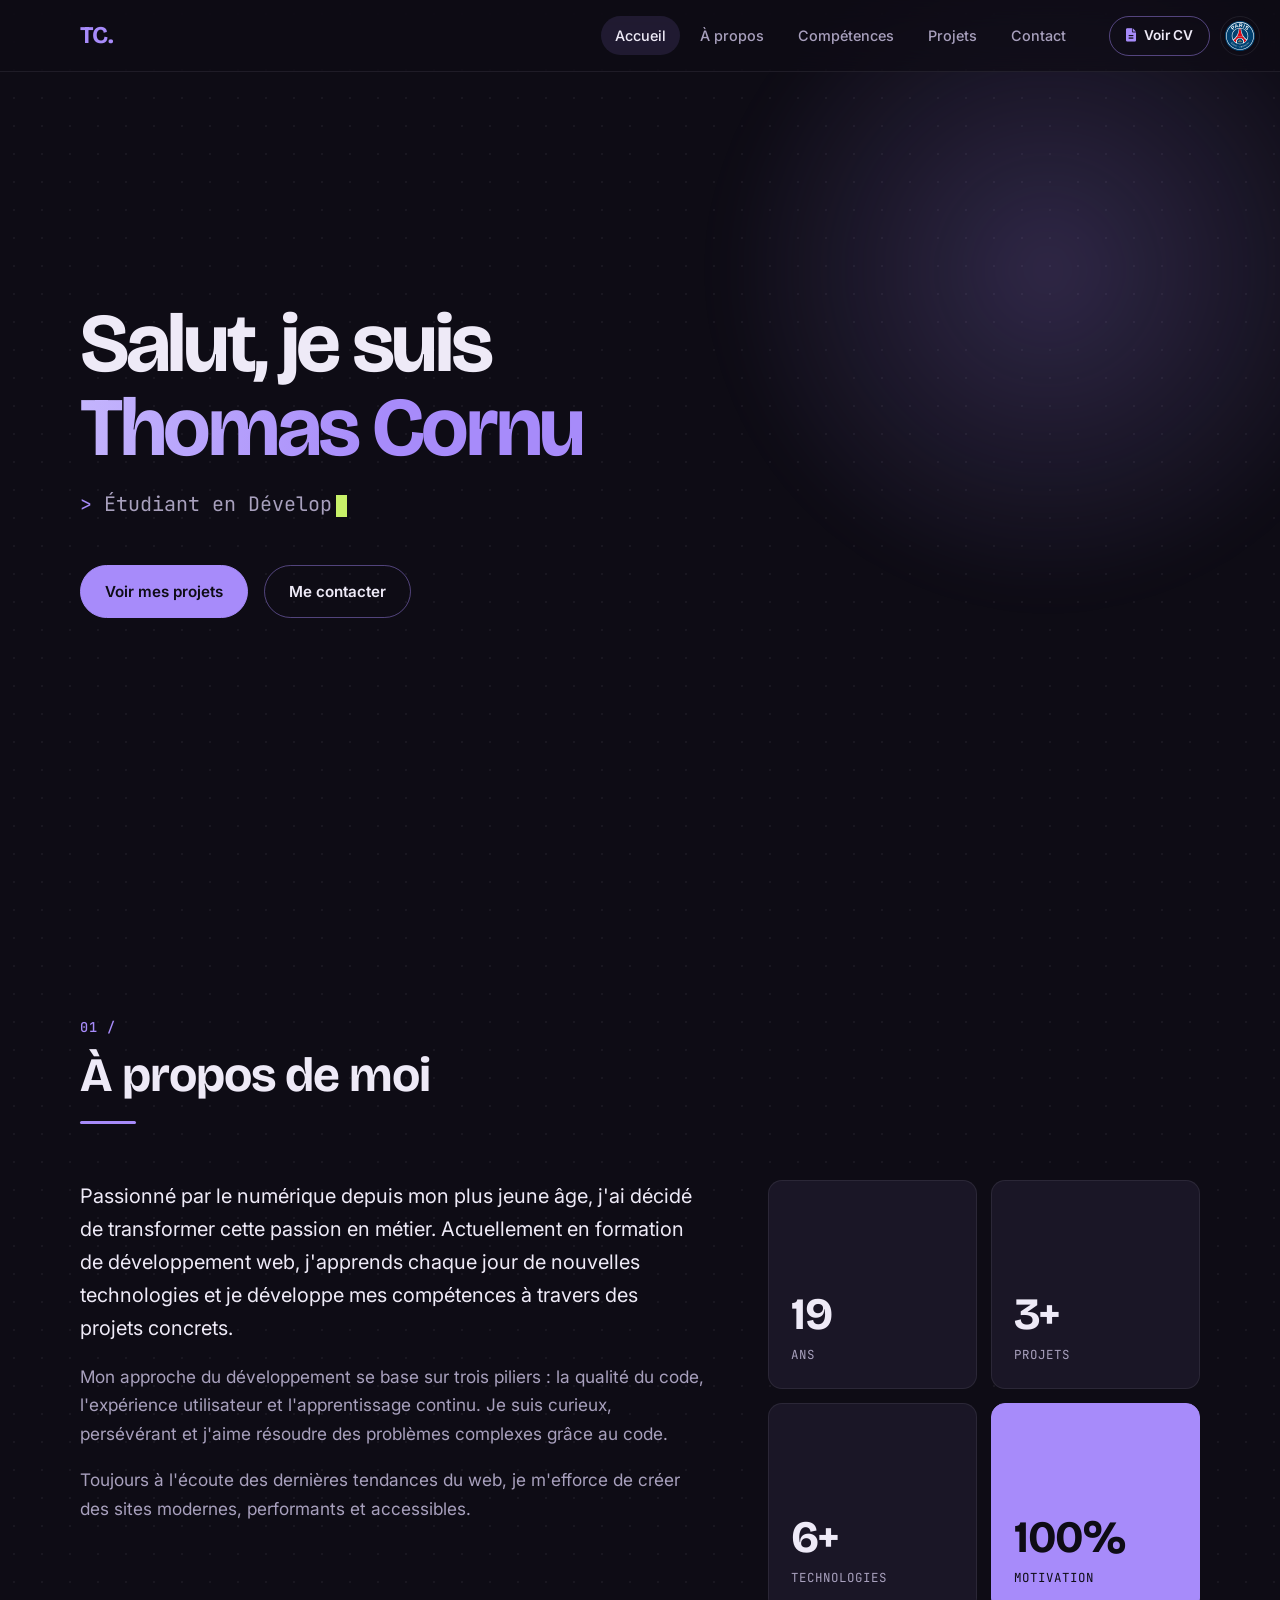
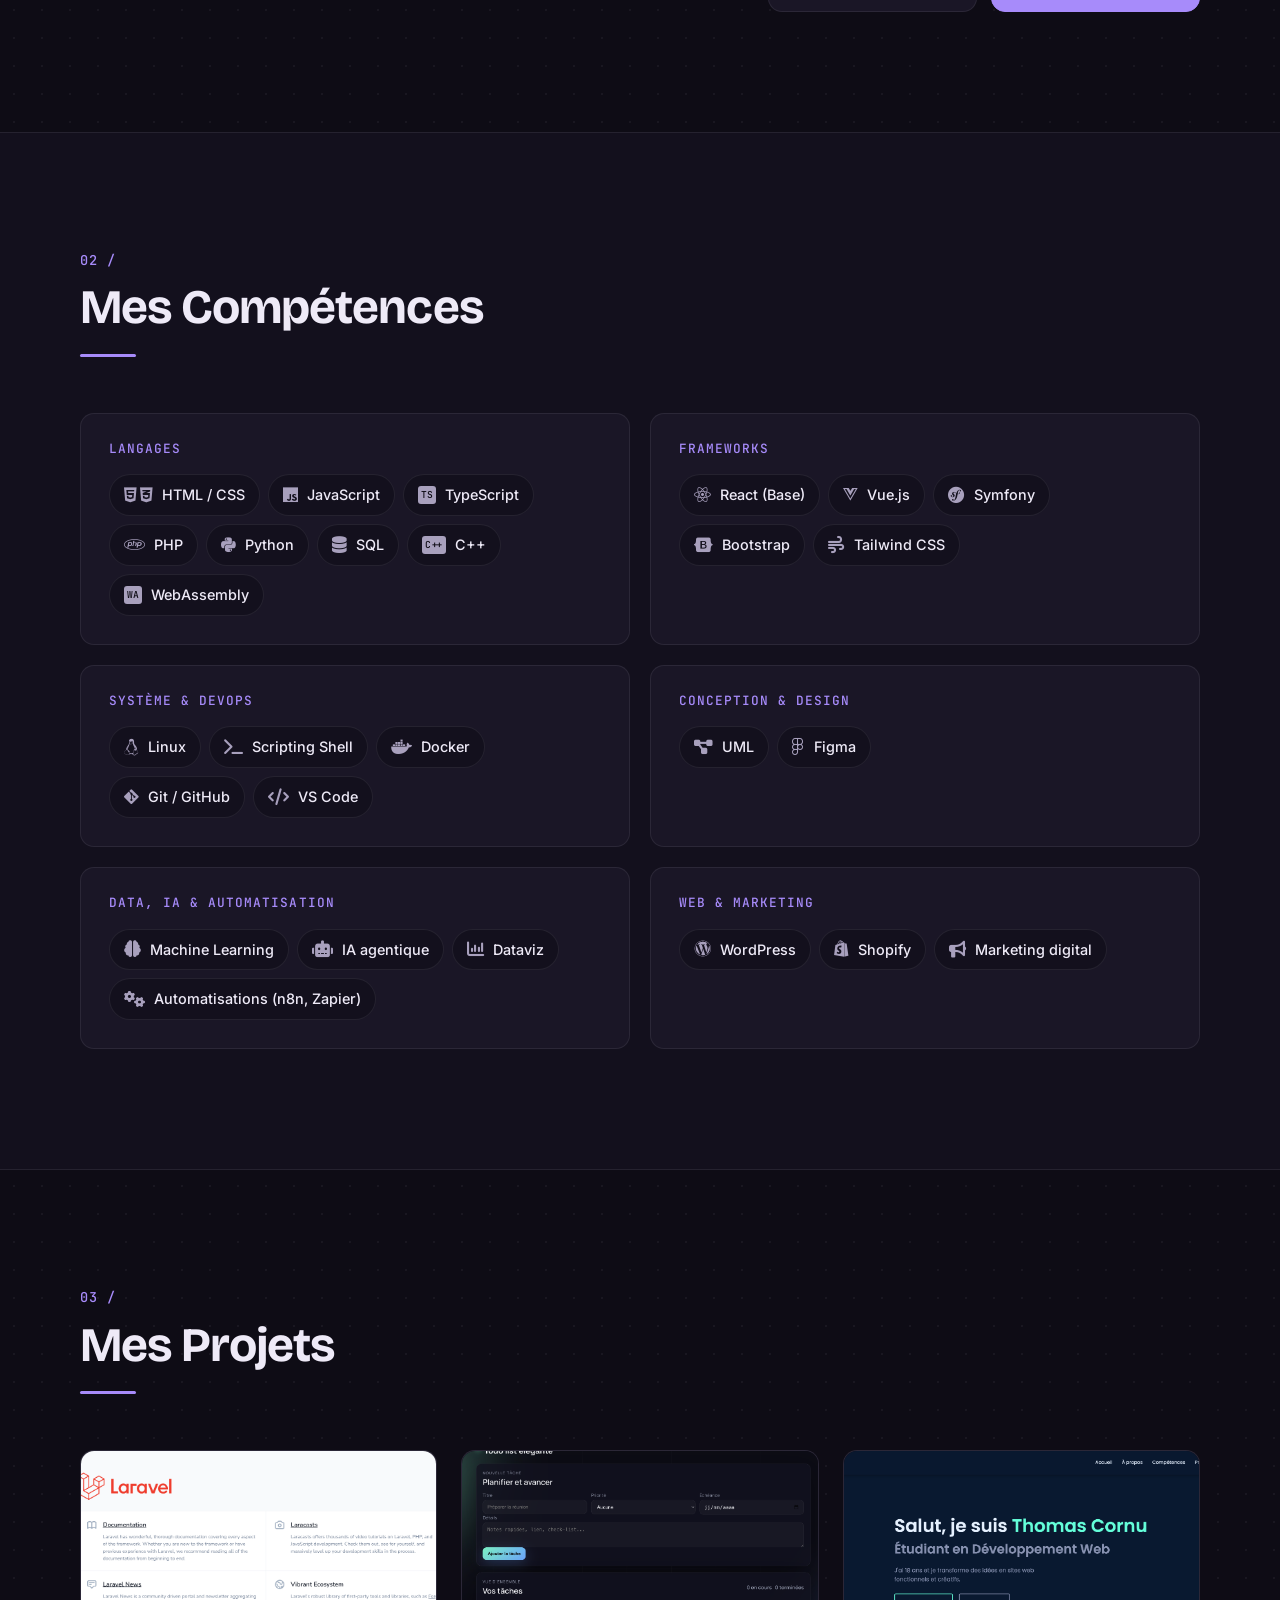
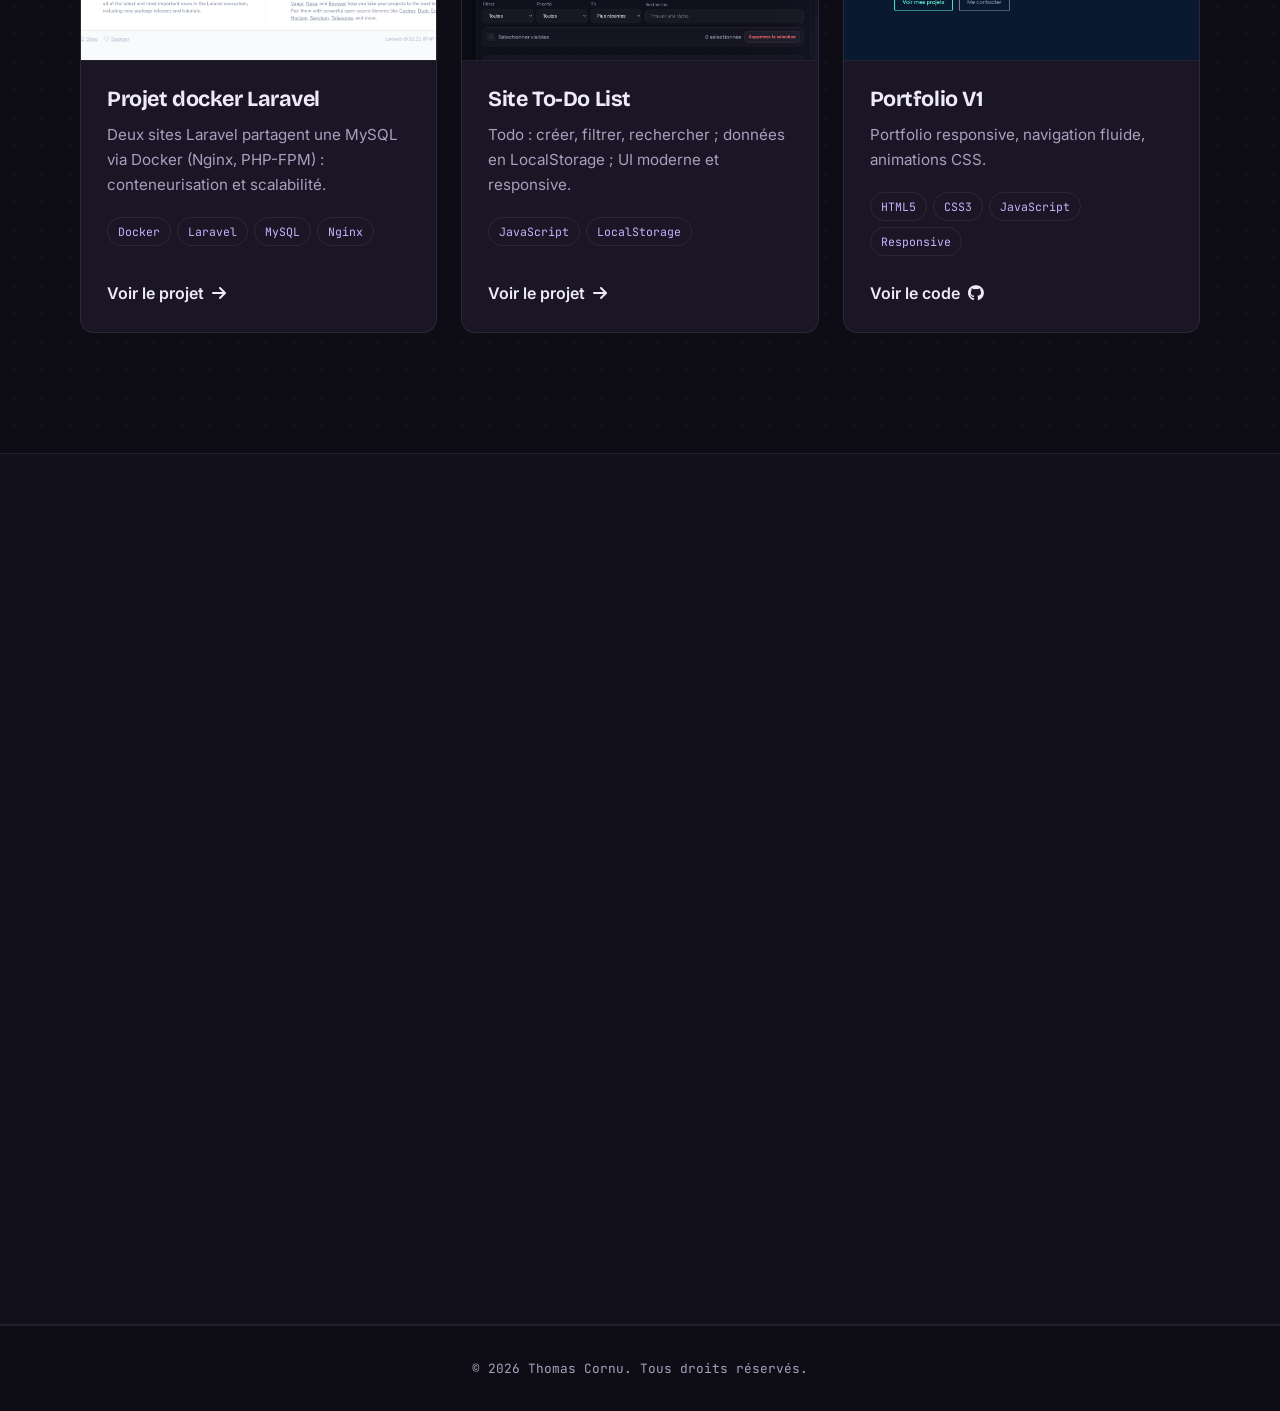
<file: index.html>
<!doctype html>
<html lang="fr">
  <head>
    <meta charset="UTF-8" />
    <meta name="viewport" content="width=device-width, initial-scale=1.0" />
    <title>Thomas Cornu | Développeur Web Junior</title>
    <link rel="stylesheet" href="style.css" />
    <link rel="preconnect" href="https://fonts.googleapis.com" />
    <link rel="preconnect" href="https://fonts.gstatic.com" crossorigin />
    <link
      href="https://fonts.googleapis.com/css2?family=Bricolage+Grotesque:opsz,wght@12..96,500;12..96,700&family=Inter:wght@400;500;600&family=JetBrains+Mono:wght@400;500&display=swap"
      rel="stylesheet"
    />
    <link
      rel="stylesheet"
      href="https://cdnjs.cloudflare.com/ajax/libs/font-awesome/6.0.0/css/all.min.css"
    />
    <script>
      // Applique le thème choisi avant l'affichage pour éviter un flash (sélecteur dans script.js)
      try {
        var theme =
          new URLSearchParams(location.search).get("theme") ||
          localStorage.getItem("theme");
        if (theme === "psg") document.documentElement.dataset.theme = "psg";
      } catch (e) {}
    </script>
  </head>
  <body>
    <nav class="navbar">
      <div class="logo">TC.</div>
      <ul class="nav-links">
        <li><a href="#home">Accueil</a></li>
        <li><a href="#about">À propos</a></li>
        <li><a href="#skills">Compétences</a></li>
        <li><a href="#projects">Projets</a></li>
        <li><a href="#contact">Contact</a></li>
      </ul>
      <div class="nav-actions">
        <a class="cv-link" href="cv.html">
          <i class="fas fa-file-lines" aria-hidden="true"></i>Voir CV
        </a>
        <button
          type="button"
          class="theme-toggle"
          aria-pressed="false"
          aria-label="Thème PSG"
          title="Passer au thème PSG"
        >
          <img
            class="theme-toggle__logo"
            src="images/psg-logo.svg"
            alt=""
            aria-hidden="true"
          />
          <span class="theme-toggle__dot" aria-hidden="true"></span>
        </button>
        <div class="burger">
          <div class="line1"></div>
          <div class="line2"></div>
          <div class="line3"></div>
        </div>
      </div>
    </nav>

    <section id="home" class="hero">
      <div class="hero-content">
        <h1>
          Salut, je suis
          <span class="highlight">Thomas Cornu</span>
        </h1>
        <h2>Étudiant en Développement Web en recherche d'alternance</h2>
        <a href="#projects" class="btn">Voir mes projets</a>
        <a href="#contact" class="btn btn-outline">Me contacter</a>
      </div>
    </section>

    <section id="about" class="section">
      <div class="container">
        <h2 class="section-title">À propos de moi</h2>
        <div class="about-content">
          <div class="about-text">
            <p>
              Passionné par le numérique depuis mon plus jeune âge, j'ai décidé
              de transformer cette passion en métier. Actuellement en formation
              de développement web, j'apprends chaque jour de nouvelles
              technologies et je développe mes compétences à travers des projets
              concrets.
            </p>
            <p>
              Mon approche du développement se base sur trois piliers : la
              qualité du code, l'expérience utilisateur et l'apprentissage
              continu. Je suis curieux, persévérant et j'aime résoudre des
              problèmes complexes grâce au code.
            </p>
            <p>
              Toujours à l'écoute des dernières tendances du web, je m'efforce
              de créer des sites modernes, performants et accessibles.
            </p>
          </div>
          <div class="about-tiles">
            <div class="stat-item">
              <span class="stat-number">19</span>
              <span class="stat-label">Ans</span>
            </div>
            <div class="stat-item">
              <span class="stat-number">3+</span>
              <span class="stat-label">Projets</span>
            </div>
            <div class="stat-item">
              <span class="stat-number">6+</span>
              <span class="stat-label">Technologies</span>
            </div>
            <div class="stat-item">
              <span class="stat-number">100%</span>
              <span class="stat-label">Motivation</span>
            </div>
          </div>
        </div>
      </div>
    </section>

    <section id="skills" class="section bg-dark">
      <div class="container">
        <h2 class="section-title">Mes Compétences</h2>
        <div class="skills-categories">
          <div class="skill-group">
            <h3 class="skill-group__title">Langages</h3>
            <ul class="skill-list">
              <li class="skill-card">
                <span class="skill-icons"
                  ><i class="fab fa-html5" aria-hidden="true"></i
                  ><i class="fab fa-css3-alt" aria-hidden="true"></i></span
                >HTML / CSS
              </li>
              <li class="skill-card">
                <i class="fab fa-js" aria-hidden="true"></i>JavaScript
              </li>
              <li class="skill-card">
                <span class="skill-badge" aria-hidden="true">TS</span>TypeScript
              </li>
              <li class="skill-card">
                <i class="fab fa-php" aria-hidden="true"></i>PHP
              </li>
              <li class="skill-card">
                <i class="fab fa-python" aria-hidden="true"></i>Python
              </li>
              <li class="skill-card">
                <i class="fas fa-database" aria-hidden="true"></i>SQL
              </li>
              <li class="skill-card">
                <span class="skill-badge" aria-hidden="true">C++</span>C++
              </li>
              <li class="skill-card">
                <span class="skill-badge" aria-hidden="true">WA</span
                >WebAssembly
              </li>
            </ul>
          </div>
          <div class="skill-group">
            <h3 class="skill-group__title">Frameworks</h3>
            <ul class="skill-list">
              <li class="skill-card">
                <i class="fab fa-react" aria-hidden="true"></i>React (Base)
              </li>
              <li class="skill-card">
                <i class="fab fa-vuejs" aria-hidden="true"></i>Vue.js
              </li>
              <li class="skill-card">
                <i class="fab fa-symfony" aria-hidden="true"></i>Symfony
              </li>
              <li class="skill-card">
                <i class="fab fa-bootstrap" aria-hidden="true"></i>Bootstrap
              </li>
              <li class="skill-card">
                <i class="fas fa-wind" aria-hidden="true"></i>Tailwind CSS
              </li>
            </ul>
          </div>
          <div class="skill-group">
            <h3 class="skill-group__title">Système &amp; DevOps</h3>
            <ul class="skill-list">
              <li class="skill-card">
                <i class="fab fa-linux" aria-hidden="true"></i>Linux
              </li>
              <li class="skill-card">
                <i class="fas fa-terminal" aria-hidden="true"></i>Scripting
                Shell
              </li>
              <li class="skill-card">
                <i class="fab fa-docker" aria-hidden="true"></i>Docker
              </li>
              <li class="skill-card">
                <i class="fab fa-git-alt" aria-hidden="true"></i>Git / GitHub
              </li>
              <li class="skill-card">
                <i class="fas fa-code" aria-hidden="true"></i>VS Code
              </li>
            </ul>
          </div>
          <div class="skill-group">
            <h3 class="skill-group__title">Conception &amp; design</h3>
            <ul class="skill-list">
              <li class="skill-card">
                <i class="fas fa-diagram-project" aria-hidden="true"></i>UML
              </li>
              <li class="skill-card">
                <i class="fab fa-figma" aria-hidden="true"></i>Figma
              </li>
            </ul>
          </div>
          <div class="skill-group">
            <h3 class="skill-group__title">Data, IA &amp; automatisation</h3>
            <ul class="skill-list">
              <li class="skill-card">
                <i class="fas fa-brain" aria-hidden="true"></i>Machine Learning
              </li>
              <li class="skill-card">
                <i class="fas fa-robot" aria-hidden="true"></i>IA agentique
              </li>
              <li class="skill-card">
                <i class="fas fa-chart-column" aria-hidden="true"></i>Dataviz
              </li>
              <li class="skill-card">
                <i class="fas fa-gears" aria-hidden="true"></i>Automatisations
                (n8n, Zapier)
              </li>
            </ul>
          </div>
          <div class="skill-group">
            <h3 class="skill-group__title">Web &amp; marketing</h3>
            <ul class="skill-list">
              <li class="skill-card">
                <i class="fab fa-wordpress" aria-hidden="true"></i>WordPress
              </li>
              <li class="skill-card">
                <i class="fab fa-shopify" aria-hidden="true"></i>Shopify
              </li>
              <li class="skill-card">
                <i class="fas fa-bullhorn" aria-hidden="true"></i>Marketing
                digital
              </li>
            </ul>
          </div>
        </div>
      </div>
    </section>

    <section id="projects" class="section">
      <div class="container">
        <h2 class="section-title">Mes Projets</h2>
        <div class="projects-grid">
          <div class="project-card">
            <div class="project-img">
              <img
                src="images/projet1.png"
                alt="Aperçu du projet Docker Laravel"
              />
            </div>
            <div class="project-info">
              <h3>Projet docker Laravel</h3>
              <p>
                Deux sites Laravel partagent une MySQL via Docker (Nginx,
                PHP-FPM) : conteneurisation et scalabilité.
              </p>
              <div class="tech-stack">
                <span>Docker</span><span>Laravel</span><span>MySQL</span
                ><span>Nginx</span>
              </div>
              <a href="docker.html" class="project-link"
                >Voir le projet <i class="fas fa-arrow-right"></i
              ></a>
            </div>
          </div>

          <div class="project-card">
            <div class="project-img">
              <img src="images/projet2.png" alt="Aperçu du site To-Do List" />
            </div>
            <div class="project-info">
              <h3>Site To-Do List</h3>
              <p>
                Todo : créer, filtrer, rechercher ; données en LocalStorage ; UI
                moderne et responsive.
              </p>
              <div class="tech-stack">
                <span>JavaScript</span><span>LocalStorage</span>
              </div>
              <a href="todolist.html" class="project-link"
                >Voir le projet <i class="fas fa-arrow-right"></i
              ></a>
            </div>
          </div>

          <div class="project-card">
            <div class="project-img">
              <img src="images/projet3.png" alt="Aperçu du Portfolio V1" />
            </div>
            <div class="project-info">
              <h3>Portfolio V1</h3>
              <p>Portfolio responsive, navigation fluide, animations CSS.</p>
              <div class="tech-stack">
                <span>HTML5</span><span>CSS3</span><span>JavaScript</span
                ><span>Responsive</span>
              </div>
              <a
                href="https://7h0mas92.github.io/Portfolio/"
                class="project-link"
                >Voir le code <i class="fab fa-github"></i
              ></a>
            </div>
          </div>
        </div>
      </div>
    </section>

    <section id="contact" class="section bg-dark">
      <div class="container">
        <h2 class="section-title">Contactez-moi</h2>
        <p class="section-lead">
          Une opportunité ou une question ? N'hésitez pas !
        </p>

        <form class="contact-form" id="contactForm">
          <input type="text" name="name" placeholder="Votre Nom" required />
          <input type="email" name="email" placeholder="Votre Email" required />
          <textarea
            rows="5"
            name="message"
            placeholder="Votre Message"
            required
          ></textarea>
          <button type="submit" class="btn">Envoyer</button>
          <div class="form-status" id="contactStatus" aria-live="polite"></div>
        </form>

        <div class="social-links">
          <a href="https://github.com/7h0mas92"
            ><i class="fab fa-github"></i
          ></a>
          <a href="https://www.linkedin.com/in/thomas-cornu-04bbb1366"
            ><i class="fab fa-linkedin"></i
          ></a>
          <a href="mailto:tcornu92@gmail.com"
            ><i class="fas fa-envelope"></i
          ></a>
        </div>
      </div>
    </section>

    <footer>
      <div class="footer-content">
        <p>&copy; 2026 Thomas Cornu. Tous droits réservés.</p>
      </div>
    </footer>

    <!-- Bouton retour en haut -->
    <button
      id="scrollToTop"
      class="scroll-to-top"
      title="Retour en haut"
      aria-label="Retour en haut"
    >
      <i class="fas fa-arrow-up" aria-hidden="true"></i>
    </button>

    <!-- Indicateur de progression de scroll -->
    <div class="scroll-progress"></div>

    <script src="script.js"></script>
  </body>
</html>
</file>
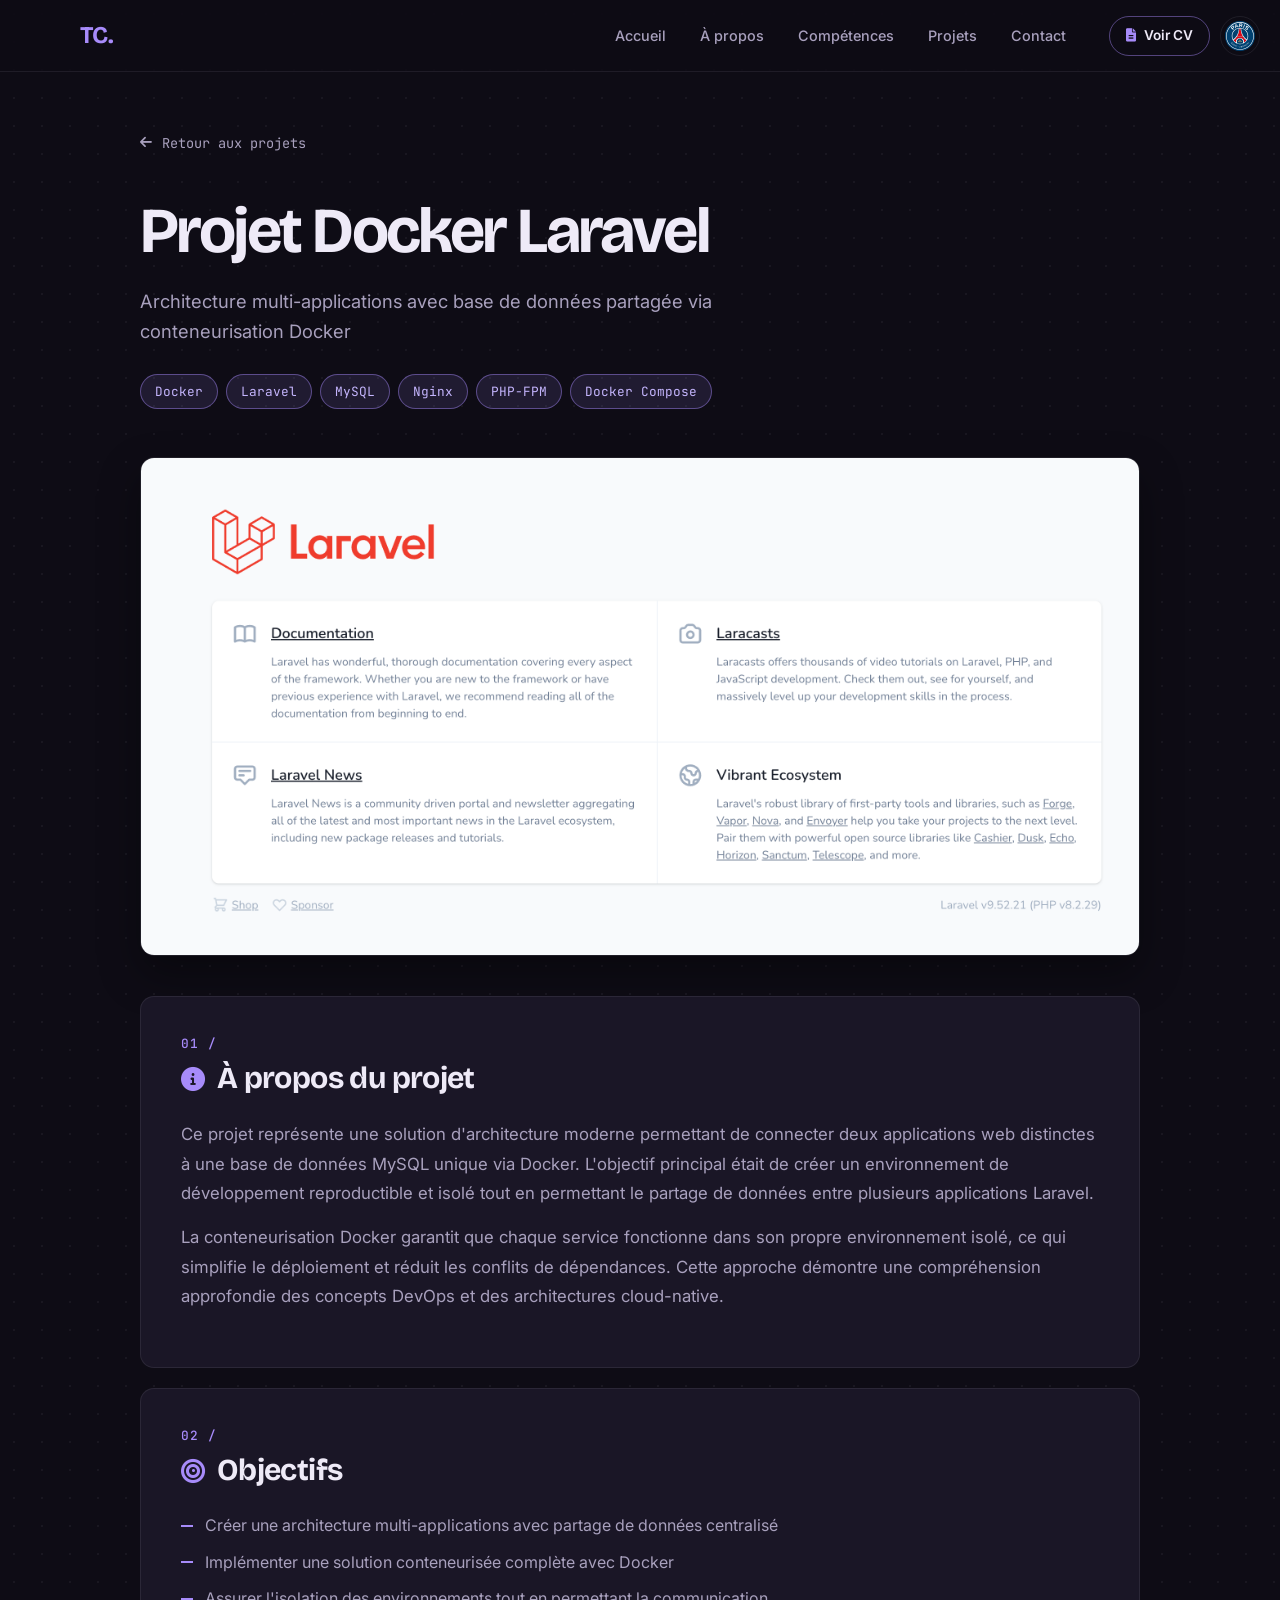
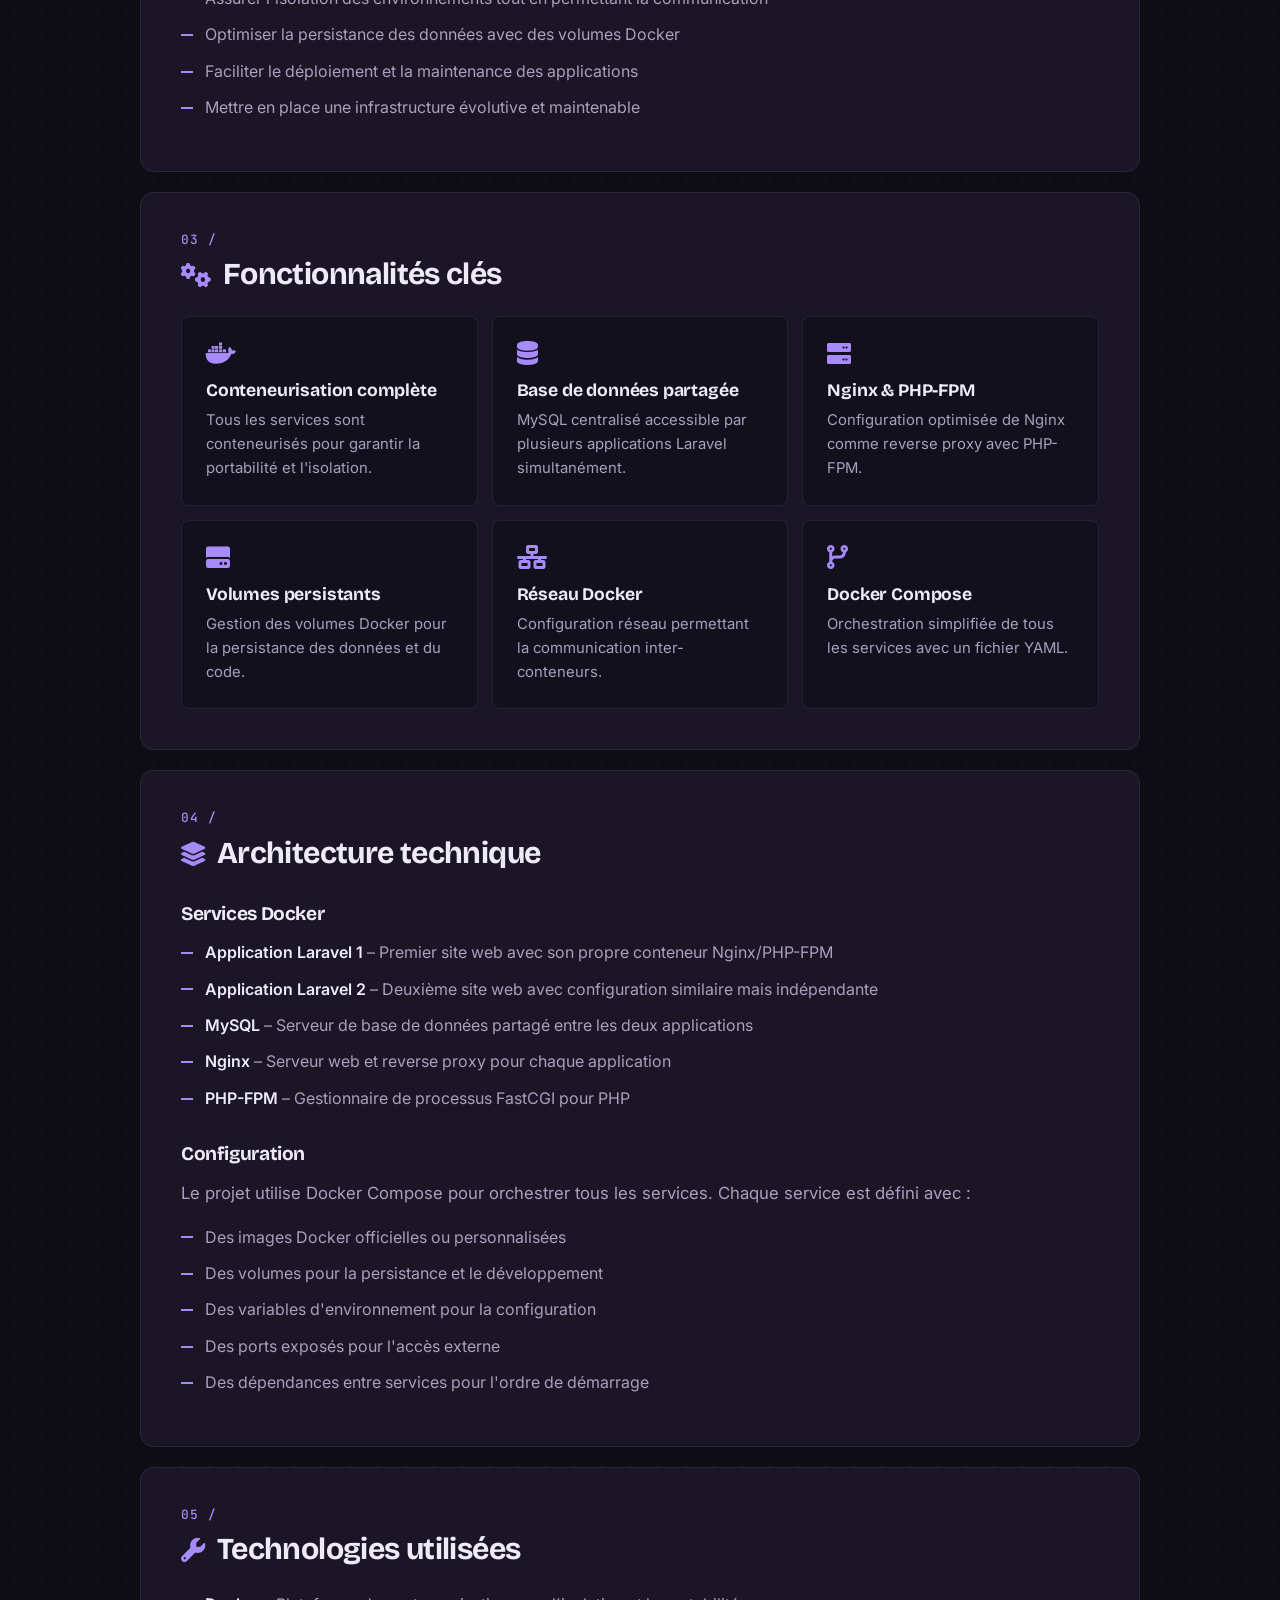
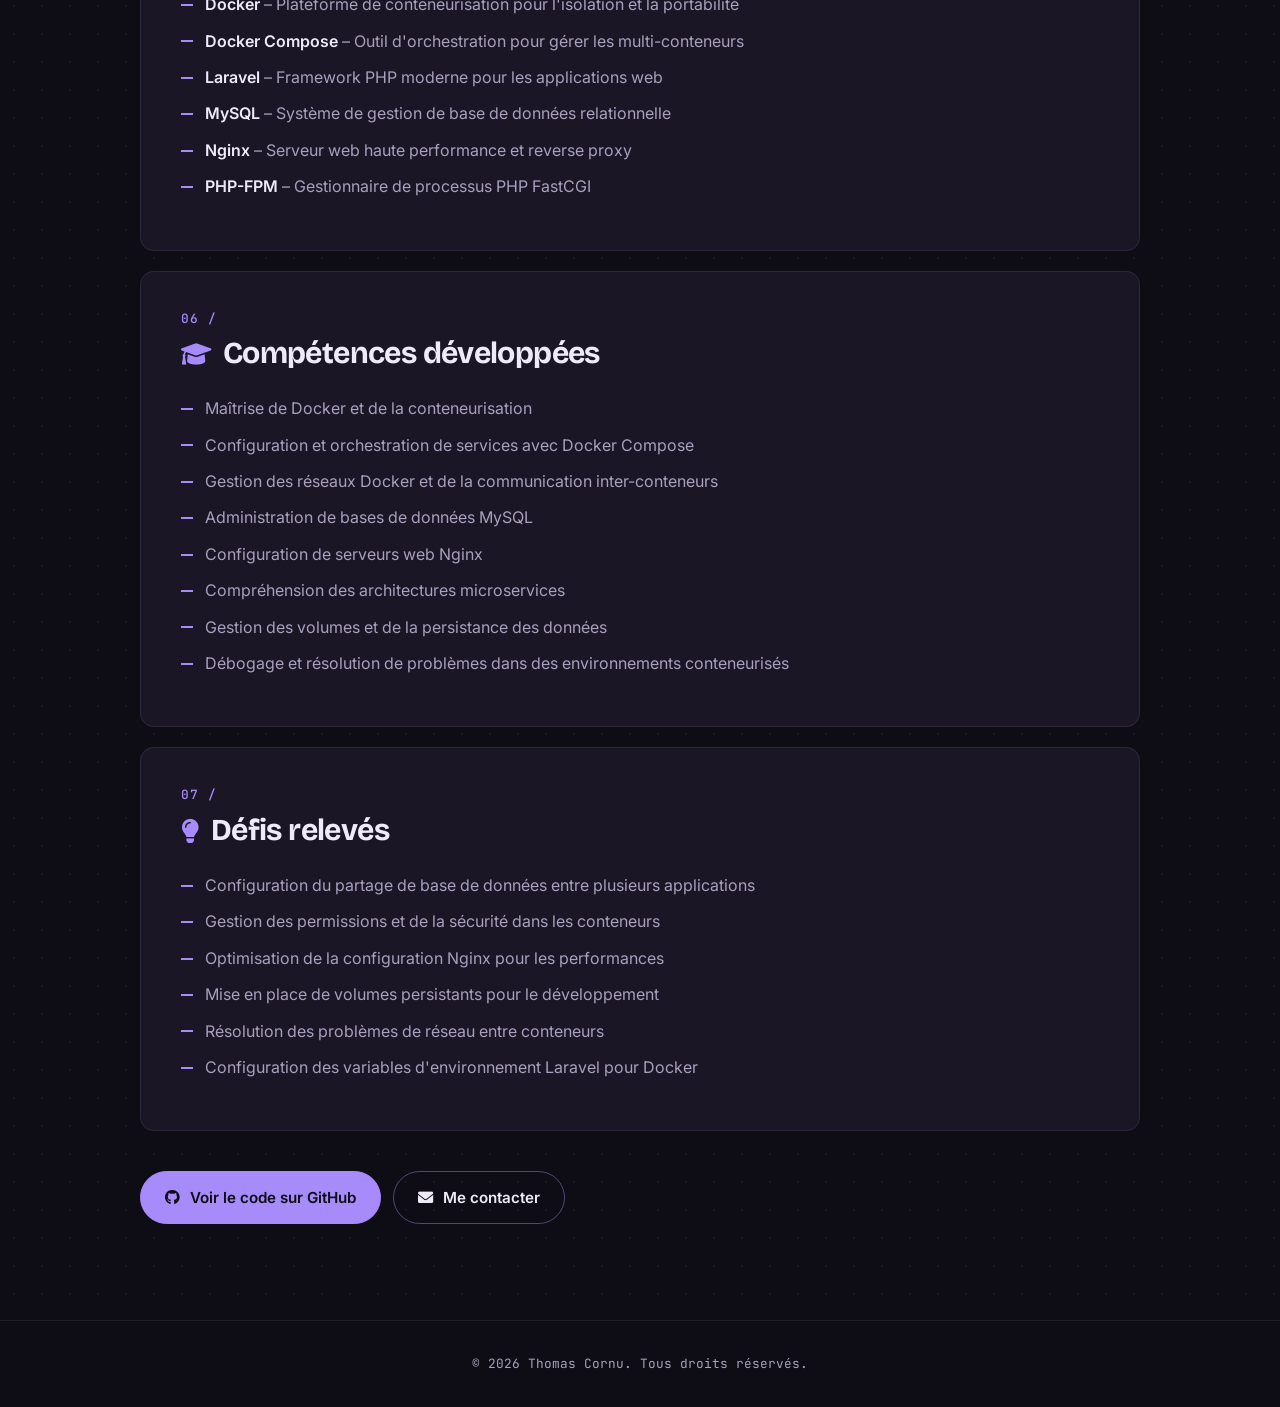
<file: docker.html>
<!DOCTYPE html>
<html lang="fr">
<head>
    <meta charset="UTF-8">
    <meta name="viewport" content="width=device-width, initial-scale=1.0">
    <title>Projet Docker Laravel | Thomas Cornu</title>
    <link rel="stylesheet" href="style.css">
    <link rel="preconnect" href="https://fonts.googleapis.com" />
    <link rel="preconnect" href="https://fonts.gstatic.com" crossorigin />
    <link
      href="https://fonts.googleapis.com/css2?family=Bricolage+Grotesque:opsz,wght@12..96,500;12..96,700&family=Inter:wght@400;500;600&family=JetBrains+Mono:wght@400;500&display=swap"
      rel="stylesheet"
    />
    <link rel="stylesheet" href="https://cdnjs.cloudflare.com/ajax/libs/font-awesome/6.0.0/css/all.min.css">
    <script>
        // Applique le thème choisi avant l'affichage pour éviter un flash (sélecteur dans script.js)
        try {
            var theme = new URLSearchParams(location.search).get('theme') || localStorage.getItem('theme');
            if (theme === 'psg') document.documentElement.dataset.theme = 'psg';
        } catch (e) {}
    </script>
</head>
<body>

    <nav class="navbar">
        <div class="logo">TC.</div>
        <ul class="nav-links">
            <li><a href="index.html#home">Accueil</a></li>
            <li><a href="index.html#about">À propos</a></li>
            <li><a href="index.html#skills">Compétences</a></li>
            <li><a href="index.html#projects">Projets</a></li>
            <li><a href="index.html#contact">Contact</a></li>
        </ul>
        <div class="nav-actions">
            <a class="cv-link" href="cv.html">
                <i class="fas fa-file-lines" aria-hidden="true"></i>Voir CV
            </a>
            <button type="button" class="theme-toggle" aria-pressed="false" aria-label="Thème PSG" title="Passer au thème PSG">
                <img class="theme-toggle__logo" src="images/psg-logo.svg" alt="" aria-hidden="true" />
                <span class="theme-toggle__dot" aria-hidden="true"></span>
            </button>
            <div class="burger">
                <div class="line1"></div>
                <div class="line2"></div>
                <div class="line3"></div>
            </div>
        </div>
    </nav>

    <section class="project-detail">
        <div class="project-content">
            <a href="index.html#projects" class="back-link">
                <i class="fas fa-arrow-left"></i>Retour aux projets
            </a>

            <div class="project-header">
                <h1>Projet Docker Laravel</h1>
                <p class="project-subtitle">
                    Architecture multi-applications avec base de données partagée via conteneurisation Docker
                </p>
                <div class="tech-tags">
                    <span>Docker</span>
                    <span>Laravel</span>
                    <span>MySQL</span>
                    <span>Nginx</span>
                    <span>PHP-FPM</span>
                    <span>Docker Compose</span>
                </div>
            </div>

            <div class="project-image">
                <img src="images/projet1.png" alt="Aperçu du projet Docker Laravel">
            </div>

            <div class="project-section">
                <h2><i class="fas fa-info-circle"></i> À propos du projet</h2>
                <p>
                    Ce projet représente une solution d'architecture moderne permettant de connecter deux applications web distinctes à une base de données MySQL unique via Docker. L'objectif principal était de créer un environnement de développement reproductible et isolé tout en permettant le partage de données entre plusieurs applications Laravel.
                </p>
                <p>
                    La conteneurisation Docker garantit que chaque service fonctionne dans son propre environnement isolé, ce qui simplifie le déploiement et réduit les conflits de dépendances. Cette approche démontre une compréhension approfondie des concepts DevOps et des architectures cloud-native.
                </p>
            </div>

            <div class="project-section">
                <h2><i class="fas fa-bullseye"></i> Objectifs</h2>
                <ul>
                    <li>Créer une architecture multi-applications avec partage de données centralisé</li>
                    <li>Implémenter une solution conteneurisée complète avec Docker</li>
                    <li>Assurer l'isolation des environnements tout en permettant la communication</li>
                    <li>Optimiser la persistance des données avec des volumes Docker</li>
                    <li>Faciliter le déploiement et la maintenance des applications</li>
                    <li>Mettre en place une infrastructure évolutive et maintenable</li>
                </ul>
            </div>

            <div class="project-section">
                <h2><i class="fas fa-cogs"></i> Fonctionnalités clés</h2>
                <div class="features-grid">
                    <div class="feature-card">
                        <i class="fab fa-docker"></i>
                        <h4>Conteneurisation complète</h4>
                        <p>Tous les services sont conteneurisés pour garantir la portabilité et l'isolation.</p>
                    </div>
                    <div class="feature-card">
                        <i class="fas fa-database"></i>
                        <h4>Base de données partagée</h4>
                        <p>MySQL centralisé accessible par plusieurs applications Laravel simultanément.</p>
                    </div>
                    <div class="feature-card">
                        <i class="fas fa-server"></i>
                        <h4>Nginx & PHP-FPM</h4>
                        <p>Configuration optimisée de Nginx comme reverse proxy avec PHP-FPM.</p>
                    </div>
                    <div class="feature-card">
                        <i class="fas fa-hdd"></i>
                        <h4>Volumes persistants</h4>
                        <p>Gestion des volumes Docker pour la persistance des données et du code.</p>
                    </div>
                    <div class="feature-card">
                        <i class="fas fa-network-wired"></i>
                        <h4>Réseau Docker</h4>
                        <p>Configuration réseau permettant la communication inter-conteneurs.</p>
                    </div>
                    <div class="feature-card">
                        <i class="fas fa-code-branch"></i>
                        <h4>Docker Compose</h4>
                        <p>Orchestration simplifiée de tous les services avec un fichier YAML.</p>
                    </div>
                </div>
            </div>

            <div class="project-section">
                <h2><i class="fas fa-layer-group"></i> Architecture technique</h2>
                <h3>Services Docker</h3>
                <ul>
                    <li><strong>Application Laravel 1</strong> – Premier site web avec son propre conteneur Nginx/PHP-FPM</li>
                    <li><strong>Application Laravel 2</strong> – Deuxième site web avec configuration similaire mais indépendante</li>
                    <li><strong>MySQL</strong> – Serveur de base de données partagé entre les deux applications</li>
                    <li><strong>Nginx</strong> – Serveur web et reverse proxy pour chaque application</li>
                    <li><strong>PHP-FPM</strong> – Gestionnaire de processus FastCGI pour PHP</li>
                </ul>

                <h3>Configuration</h3>
                <p>Le projet utilise Docker Compose pour orchestrer tous les services. Chaque service est défini avec :</p>
                <ul>
                    <li>Des images Docker officielles ou personnalisées</li>
                    <li>Des volumes pour la persistance et le développement</li>
                    <li>Des variables d'environnement pour la configuration</li>
                    <li>Des ports exposés pour l'accès externe</li>
                    <li>Des dépendances entre services pour l'ordre de démarrage</li>
                </ul>
            </div>

            <div class="project-section">
                <h2><i class="fas fa-wrench"></i> Technologies utilisées</h2>
                <ul>
                    <li><strong>Docker</strong> – Plateforme de conteneurisation pour l'isolation et la portabilité</li>
                    <li><strong>Docker Compose</strong> – Outil d'orchestration pour gérer les multi-conteneurs</li>
                    <li><strong>Laravel</strong> – Framework PHP moderne pour les applications web</li>
                    <li><strong>MySQL</strong> – Système de gestion de base de données relationnelle</li>
                    <li><strong>Nginx</strong> – Serveur web haute performance et reverse proxy</li>
                    <li><strong>PHP-FPM</strong> – Gestionnaire de processus PHP FastCGI</li>
                </ul>
            </div>

            <div class="project-section">
                <h2><i class="fas fa-graduation-cap"></i> Compétences développées</h2>
                <ul>
                    <li>Maîtrise de Docker et de la conteneurisation</li>
                    <li>Configuration et orchestration de services avec Docker Compose</li>
                    <li>Gestion des réseaux Docker et de la communication inter-conteneurs</li>
                    <li>Administration de bases de données MySQL</li>
                    <li>Configuration de serveurs web Nginx</li>
                    <li>Compréhension des architectures microservices</li>
                    <li>Gestion des volumes et de la persistance des données</li>
                    <li>Débogage et résolution de problèmes dans des environnements conteneurisés</li>
                </ul>
            </div>

            <div class="project-section">
                <h2><i class="fas fa-lightbulb"></i> Défis relevés</h2>
                <ul>
                    <li>Configuration du partage de base de données entre plusieurs applications</li>
                    <li>Gestion des permissions et de la sécurité dans les conteneurs</li>
                    <li>Optimisation de la configuration Nginx pour les performances</li>
                    <li>Mise en place de volumes persistants pour le développement</li>
                    <li>Résolution des problèmes de réseau entre conteneurs</li>
                    <li>Configuration des variables d'environnement Laravel pour Docker</li>
                </ul>
            </div>

            <div class="project-links">
                <a href="https://github.com/melvinvallot/Docker-projet-thomas-melvin" class="btn" target="_blank">
                    <i class="fab fa-github"></i> Voir le code sur GitHub
                </a>
                <a href="index.html#contact" class="btn btn-outline">
                    <i class="fas fa-envelope"></i> Me contacter
                </a>
            </div>
        </div>
    </section>

    <footer>
        <div class="footer-content">
            <p>&copy; 2026 Thomas Cornu. Tous droits réservés.</p>
        </div>
    </footer>

    <!-- Bouton retour en haut -->
    <button id="scrollToTop" class="scroll-to-top" title="Retour en haut" aria-label="Retour en haut">
        <i class="fas fa-arrow-up" aria-hidden="true"></i>
    </button>

    <!-- Indicateur de progression de scroll -->
    <div class="scroll-progress"></div>

    <script src="script.js"></script>
</body>
</html>
</file>
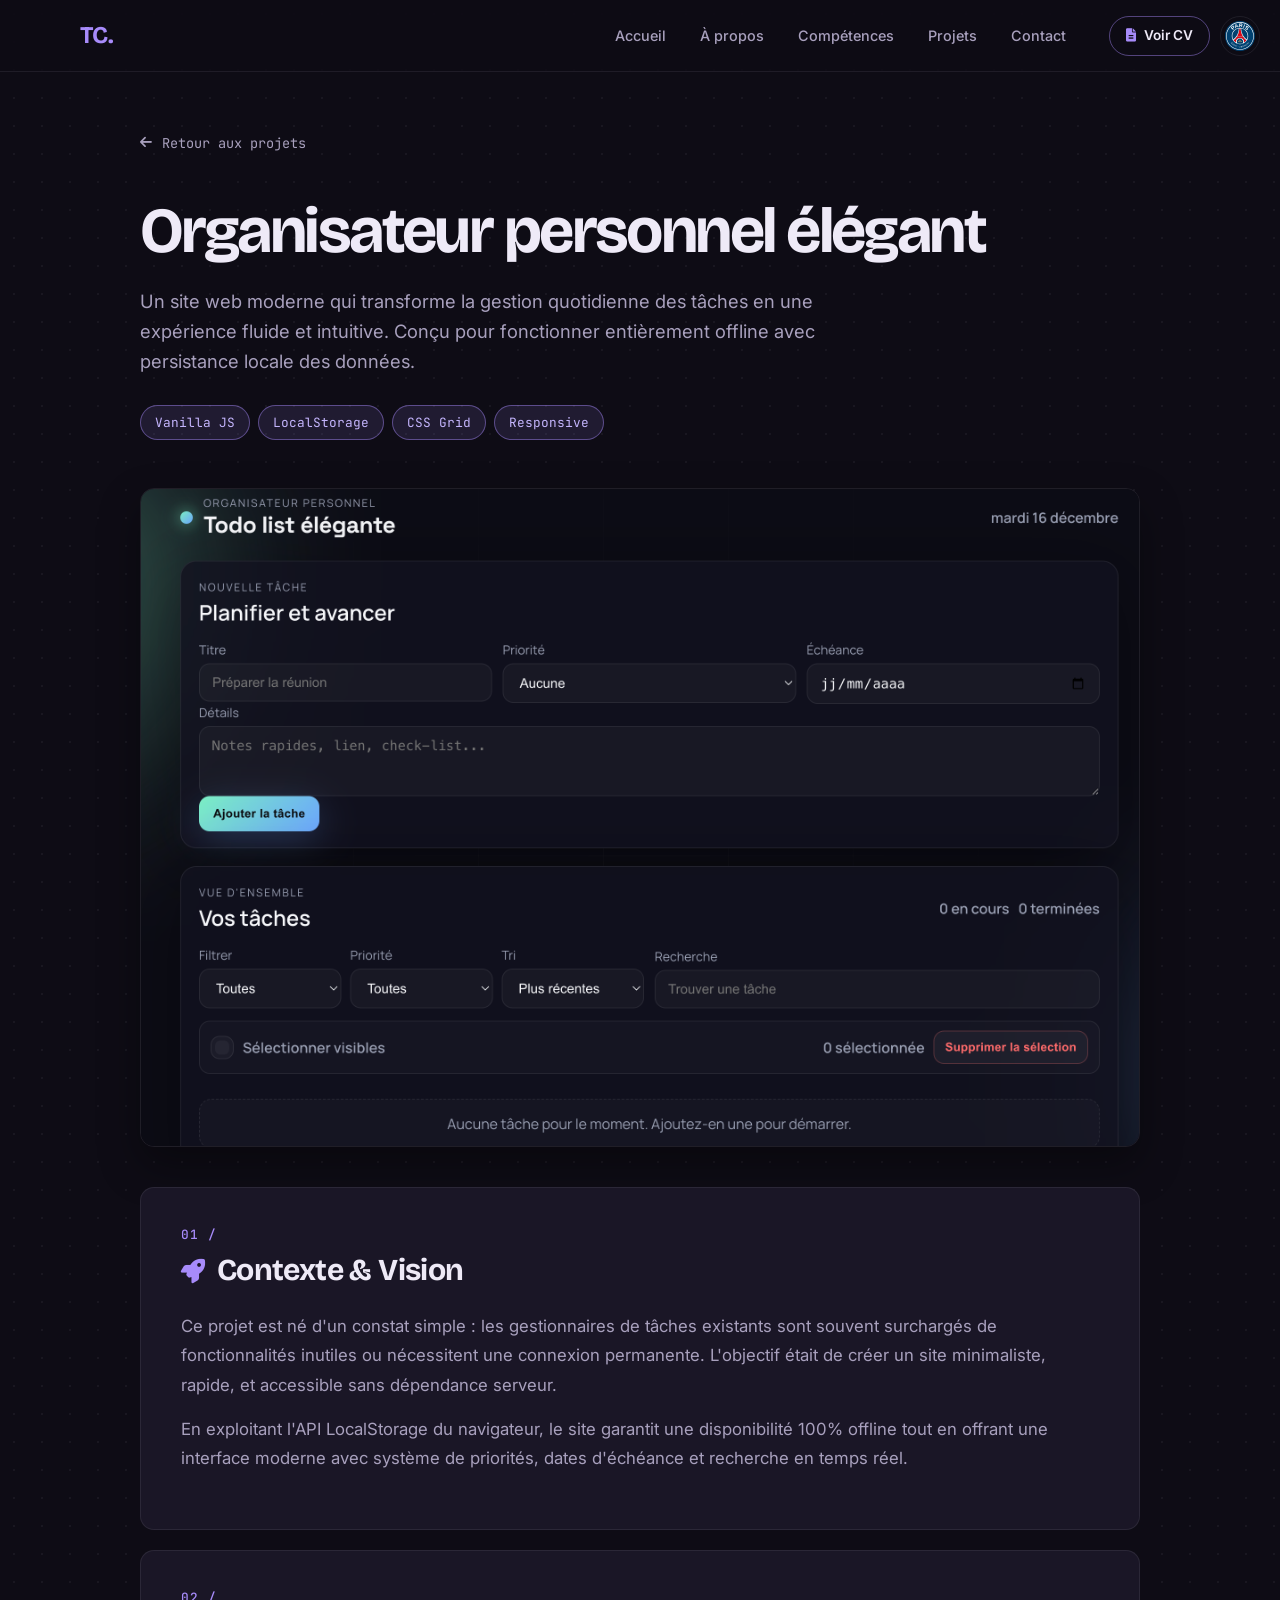
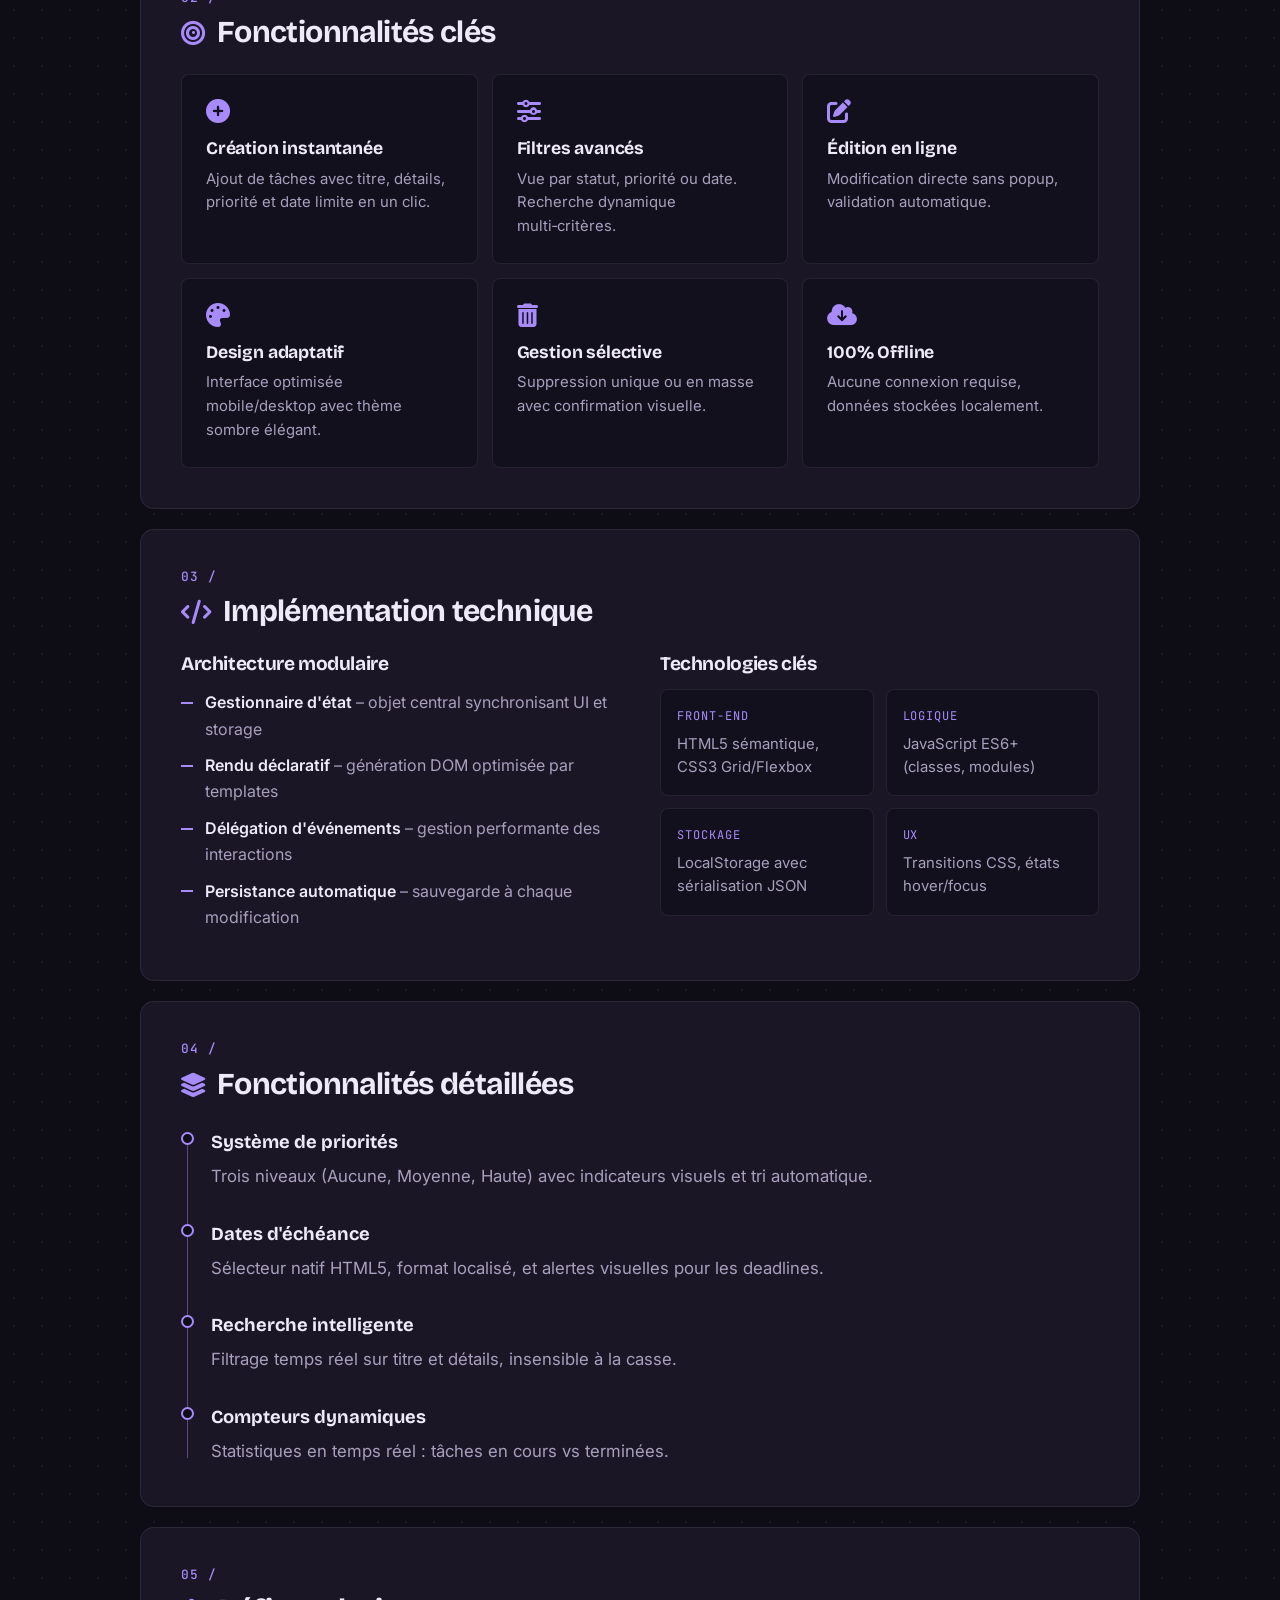
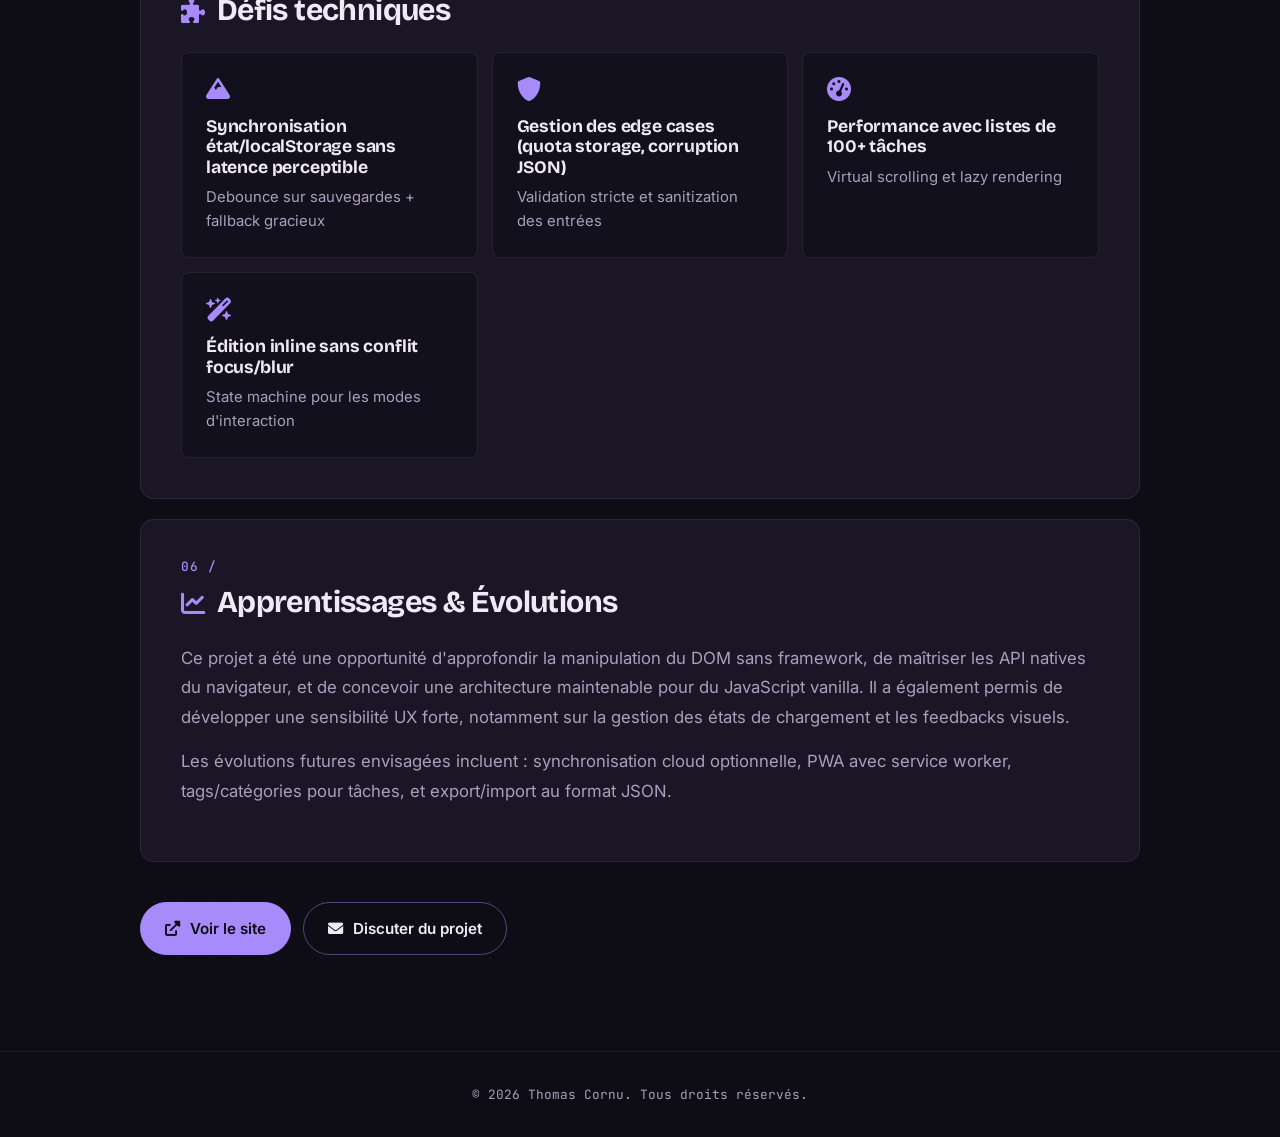
<file: todolist.html>
<!doctype html>
<html lang="fr">
  <head>
    <meta charset="UTF-8" />
    <meta name="viewport" content="width=device-width, initial-scale=1.0" />
    <title>Site To-Do List | Thomas Cornu</title>
    <link rel="stylesheet" href="style.css" />
    <link rel="preconnect" href="https://fonts.googleapis.com" />
    <link rel="preconnect" href="https://fonts.gstatic.com" crossorigin />
    <link
      href="https://fonts.googleapis.com/css2?family=Bricolage+Grotesque:opsz,wght@12..96,500;12..96,700&family=Inter:wght@400;500;600&family=JetBrains+Mono:wght@400;500&display=swap"
      rel="stylesheet"
    />
    <link
      rel="stylesheet"
      href="https://cdnjs.cloudflare.com/ajax/libs/font-awesome/6.0.0/css/all.min.css"
    />
    <script>
      // Applique le thème choisi avant l'affichage pour éviter un flash (sélecteur dans script.js)
      try {
        var theme =
          new URLSearchParams(location.search).get("theme") ||
          localStorage.getItem("theme");
        if (theme === "psg") document.documentElement.dataset.theme = "psg";
      } catch (e) {}
    </script>
  </head>
  <body>
    <nav class="navbar">
      <div class="logo">TC.</div>
      <ul class="nav-links">
        <li><a href="index.html#home">Accueil</a></li>
        <li><a href="index.html#about">À propos</a></li>
        <li><a href="index.html#skills">Compétences</a></li>
        <li><a href="index.html#projects">Projets</a></li>
        <li><a href="index.html#contact">Contact</a></li>
      </ul>
      <div class="nav-actions">
        <a class="cv-link" href="cv.html">
          <i class="fas fa-file-lines" aria-hidden="true"></i>Voir CV
        </a>
        <button
          type="button"
          class="theme-toggle"
          aria-pressed="false"
          aria-label="Thème PSG"
          title="Passer au thème PSG"
        >
          <img
            class="theme-toggle__logo"
            src="images/psg-logo.svg"
            alt=""
            aria-hidden="true"
          />
          <span class="theme-toggle__dot" aria-hidden="true"></span>
        </button>
        <div class="burger">
          <div class="line1"></div>
          <div class="line2"></div>
          <div class="line3"></div>
        </div>
      </div>
    </nav>

    <section class="project-detail">
      <div class="project-content">
        <a href="index.html#projects" class="back-link">
          <i class="fas fa-arrow-left"></i>Retour aux projets
        </a>

        <div class="project-header">
          <h1>Organisateur personnel élégant</h1>
          <p class="project-subtitle">
            Un site web moderne qui transforme la gestion quotidienne des tâches
            en une expérience fluide et intuitive. Conçu pour fonctionner
            entièrement offline avec persistance locale des données.
          </p>
          <div class="tech-tags">
            <span>Vanilla JS</span>
            <span>LocalStorage</span>
            <span>CSS Grid</span>
            <span>Responsive</span>
          </div>
        </div>

        <div class="project-image">
          <img src="images/projet2.png" alt="Aperçu du site To-Do List" />
        </div>

        <div class="project-section">
          <h2><i class="fas fa-rocket"></i> Contexte & Vision</h2>
          <p>
            Ce projet est né d'un constat simple : les gestionnaires de tâches
            existants sont souvent surchargés de fonctionnalités inutiles ou
            nécessitent une connexion permanente. L'objectif était de créer un
            site minimaliste, rapide, et accessible sans dépendance serveur.
          </p>
          <p>
            En exploitant l'API LocalStorage du navigateur, le site garantit une
            disponibilité 100% offline tout en offrant une interface moderne
            avec système de priorités, dates d'échéance et recherche en temps
            réel.
          </p>
        </div>

        <div class="project-section">
          <h2><i class="fas fa-bullseye"></i> Fonctionnalités clés</h2>
          <div class="features-grid">
            <div class="feature-card">
              <i class="fas fa-plus-circle"></i>
              <h4>Création instantanée</h4>
              <p>
                Ajout de tâches avec titre, détails, priorité et date limite en
                un clic.
              </p>
            </div>
            <div class="feature-card">
              <i class="fas fa-sliders"></i>
              <h4>Filtres avancés</h4>
              <p>
                Vue par statut, priorité ou date. Recherche dynamique
                multi‑critères.
              </p>
            </div>
            <div class="feature-card">
              <i class="fas fa-pen-to-square"></i>
              <h4>Édition en ligne</h4>
              <p>Modification directe sans popup, validation automatique.</p>
            </div>
            <div class="feature-card">
              <i class="fas fa-palette"></i>
              <h4>Design adaptatif</h4>
              <p>
                Interface optimisée mobile/desktop avec thème sombre élégant.
              </p>
            </div>
            <div class="feature-card">
              <i class="fas fa-trash-alt"></i>
              <h4>Gestion sélective</h4>
              <p>Suppression unique ou en masse avec confirmation visuelle.</p>
            </div>
            <div class="feature-card">
              <i class="fas fa-cloud-arrow-down"></i>
              <h4>100% Offline</h4>
              <p>Aucune connexion requise, données stockées localement.</p>
            </div>
          </div>
        </div>

        <div class="project-section">
          <h2><i class="fas fa-code"></i> Implémentation technique</h2>
          <div class="split">
            <div>
              <h3>Architecture modulaire</h3>
              <ul class="list-bullet">
                <li>
                  <strong>Gestionnaire d'état</strong> – objet central
                  synchronisant UI et storage
                </li>
                <li>
                  <strong>Rendu déclaratif</strong> – génération DOM optimisée
                  par templates
                </li>
                <li>
                  <strong>Délégation d'événements</strong> – gestion performante
                  des interactions
                </li>
                <li>
                  <strong>Persistance automatique</strong> – sauvegarde à chaque
                  modification
                </li>
              </ul>
            </div>
            <div>
              <h3>Technologies clés</h3>
              <div class="stack-grid two">
                <div class="stack-item">
                  <p class="stack-title">Front‑end</p>
                  <p class="stack-desc">HTML5 sémantique, CSS3 Grid/Flexbox</p>
                </div>
                <div class="stack-item">
                  <p class="stack-title">Logique</p>
                  <p class="stack-desc">JavaScript ES6+ (classes, modules)</p>
                </div>
                <div class="stack-item">
                  <p class="stack-title">Stockage</p>
                  <p class="stack-desc">LocalStorage avec sérialisation JSON</p>
                </div>
                <div class="stack-item">
                  <p class="stack-title">UX</p>
                  <p class="stack-desc">Transitions CSS, états hover/focus</p>
                </div>
              </div>
            </div>
          </div>
        </div>

        <div class="project-section">
          <h2><i class="fas fa-layer-group"></i> Fonctionnalités détaillées</h2>
          <div class="timeline">
            <div class="timeline-item">
              <span class="timeline-dot"></span>
              <div>
                <p class="timeline-step">Système de priorités</p>
                <p class="timeline-text">
                  Trois niveaux (Aucune, Moyenne, Haute) avec indicateurs
                  visuels et tri automatique.
                </p>
              </div>
            </div>
            <div class="timeline-item">
              <span class="timeline-dot"></span>
              <div>
                <p class="timeline-step">Dates d'échéance</p>
                <p class="timeline-text">
                  Sélecteur natif HTML5, format localisé, et alertes visuelles
                  pour les deadlines.
                </p>
              </div>
            </div>
            <div class="timeline-item">
              <span class="timeline-dot"></span>
              <div>
                <p class="timeline-step">Recherche intelligente</p>
                <p class="timeline-text">
                  Filtrage temps réel sur titre et détails, insensible à la
                  casse.
                </p>
              </div>
            </div>
            <div class="timeline-item">
              <span class="timeline-dot"></span>
              <div>
                <p class="timeline-step">Compteurs dynamiques</p>
                <p class="timeline-text">
                  Statistiques en temps réel : tâches en cours vs terminées.
                </p>
              </div>
            </div>
          </div>
        </div>

        <div class="project-section">
          <h2><i class="fas fa-puzzle-piece"></i> Défis techniques</h2>
          <div class="features-grid">
            <div class="feature-card">
              <i class="fas fa-mountain"></i>
              <h4>
                Synchronisation état/localStorage sans latence perceptible
              </h4>
              <p>Debounce sur sauvegardes + fallback gracieux</p>
            </div>
            <div class="feature-card">
              <i class="fas fa-shield-alt"></i>
              <h4>Gestion des edge cases (quota storage, corruption JSON)</h4>
              <p>Validation stricte et sanitization des entrées</p>
            </div>
            <div class="feature-card">
              <i class="fas fa-gauge-high"></i>
              <h4>Performance avec listes de 100+ tâches</h4>
              <p>Virtual scrolling et lazy rendering</p>
            </div>
            <div class="feature-card">
              <i class="fas fa-wand-magic-sparkles"></i>
              <h4>Édition inline sans conflit focus/blur</h4>
              <p>State machine pour les modes d'interaction</p>
            </div>
          </div>
        </div>

        <div class="project-section">
          <h2><i class="fas fa-chart-line"></i> Apprentissages & Évolutions</h2>
          <p>
            Ce projet a été une opportunité d'approfondir la manipulation du DOM
            sans framework, de maîtriser les API natives du navigateur, et de
            concevoir une architecture maintenable pour du JavaScript vanilla.
            Il a également permis de développer une sensibilité UX forte,
            notamment sur la gestion des états de chargement et les feedbacks
            visuels.
          </p>
          <p>
            Les évolutions futures envisagées incluent : synchronisation cloud
            optionnelle, PWA avec service worker, tags/catégories pour tâches,
            et export/import au format JSON.
          </p>
        </div>

        <div class="project-links">
          <a
            href="https://7h0mas92.github.io/Site-de-todo-list/"
            class="btn"
            target="_blank"
            rel="noopener"
          >
            <i class="fas fa-up-right-from-square"></i> Voir le site
          </a>
          <a href="index.html#contact" class="btn btn-outline">
            <i class="fas fa-envelope"></i> Discuter du projet
          </a>
        </div>
      </div>
    </section>

    <footer>
      <div class="footer-content">
        <p>&copy; 2026 Thomas Cornu. Tous droits réservés.</p>
      </div>
    </footer>

    <!-- Bouton retour en haut -->
    <button
      id="scrollToTop"
      class="scroll-to-top"
      title="Retour en haut"
      aria-label="Retour en haut"
    >
      <i class="fas fa-arrow-up" aria-hidden="true"></i>
    </button>

    <!-- Indicateur de progression de scroll -->
    <div class="scroll-progress"></div>

    <script src="script.js"></script>
  </body>
</html>
</file>
<file: style.css>
/* ==== DESIGN TOKENS ====
 * Deux thèmes :
 * - violet (par défaut) : variables de :root ci-dessous
 * - PSG : ajouter data-theme="psg" sur <html> (voir « THÈME PSG » juste après)
 * Les règles du site n'utilisent que ces variables : un thème = un jeu de variables.
 */
:root {
    /* Couleurs : encre violette, violet en accent principal, touche citron rare */
    --bg: #0e0c15;
    --bg-alt: #13101d;
    --surface: #1a1626;
    --surface-hover: #211c30;
    --border: rgba(238, 234, 247, 0.08);
    --border-accent: rgba(167, 139, 250, 0.45);
    --text: #eeeaf7;
    --text-muted: #a8a0bd;
    --accent: #a78bfa;
    --accent-strong: #c4b5fd;
    --accent-hover: #c4b5fd;
    --accent-soft: rgba(167, 139, 250, 0.12);
    --accent-2: #c8f169;
    --on-accent: #0e0c15;
    --success: #c8f169;

    /* Effets */
    --dot-color: rgba(238, 234, 247, 0.05);
    --nav-bg: rgba(14, 12, 21, 0.72);
    --btn-shadow: rgba(167, 139, 250, 0.25);
    --hero-glow: rgba(167, 139, 250, 0.22);
    --highlight-gradient: linear-gradient(100deg, var(--accent-strong), var(--accent) 60%);
    --progress-gradient: linear-gradient(90deg, var(--accent), var(--accent-2));

    /* Typographie */
    --font-display: 'Bricolage Grotesque', system-ui, sans-serif;
    --font-body: 'Inter', system-ui, sans-serif;
    --font-mono: 'JetBrains Mono', ui-monospace, monospace;

    /* Formes et mouvements */
    --radius-sm: 8px;
    --radius: 14px;
    --shadow: 0 18px 40px rgba(0, 0, 0, 0.35);
    --ease: cubic-bezier(0.2, 0.7, 0.2, 1);
    --nav-h: 72px;
    --container: 1120px;
}

/* ==== THÈME PSG ====
 * Bleu nuit, rouge en accent principal, blanc en touche rare,
 * et une bande façon maillot dans le hero (voir « .hero::after » plus bas).
 */
:root[data-theme="psg"] {
    --bg: #061226;
    --bg-alt: #0a1931;
    --surface: #0f2140;
    --surface-hover: #142a50;
    --border: rgba(255, 255, 255, 0.09);
    --border-accent: rgba(218, 41, 28, 0.55);
    --text: #f4f6fb;
    --text-muted: #a3b1c7;
    --accent: #da291c;
    --accent-strong: #ff6b5e;
    --accent-hover: #b81f14; /* plus sombre : le texte blanc reste lisible */
    --accent-soft: rgba(218, 41, 28, 0.14);
    --accent-2: #ffffff;
    --on-accent: #ffffff;
    --success: #4ade80;
    --psg-blue: #004170;
    --psg-blue-light: #1d5fa8;

    --dot-color: rgba(255, 255, 255, 0.05);
    --nav-bg: rgba(6, 18, 38, 0.78);
    --btn-shadow: rgba(218, 41, 28, 0.3);
    --hero-glow: rgba(29, 95, 168, 0.45);
    --highlight-gradient: linear-gradient(100deg, #ffffff, var(--accent-strong) 55%, var(--accent));
    --progress-gradient: linear-gradient(90deg, var(--psg-blue-light), #ffffff, var(--accent));
}

/* ==== BASE ==== */
*,
*::before,
*::after {
    margin: 0;
    padding: 0;
    box-sizing: border-box;
}

html {
    scroll-behavior: smooth;
    scroll-padding-top: var(--nav-h);
}

body {
    font-family: var(--font-body);
    font-size: 1rem;
    line-height: 1.65;
    color: var(--text);
    background-color: var(--bg);
    /* Trame de points discrète */
    background-image: radial-gradient(var(--dot-color) 1px, transparent 1px);
    background-size: 28px 28px;
    -webkit-font-smoothing: antialiased;
    counter-reset: section;
    transition: background-color 0.3s ease, color 0.3s ease;
}

h1,
h2,
h3,
h4 {
    font-family: var(--font-display);
    font-weight: 700;
    line-height: 1.15;
    letter-spacing: -0.02em;
}

a {
    color: inherit;
    text-decoration: none;
}

ul {
    list-style: none;
}

img {
    max-width: 100%;
    display: block;
}

::selection {
    background: var(--accent);
    color: var(--on-accent);
}

:focus-visible {
    outline: 2px solid var(--accent);
    outline-offset: 3px;
    border-radius: 4px;
}

.container {
    max-width: var(--container);
    margin: 0 auto;
}

/* ==== NAVIGATION ==== */
.navbar {
    position: fixed;
    top: 0;
    left: 0;
    right: 0;
    z-index: 1000;
    height: var(--nav-h);
    display: flex;
    justify-content: space-between;
    align-items: center;
    padding: 0 max(5%, calc((100% - var(--container)) / 2));
    /* Place réservée au bloc « Voir CV » + thème calé au bord droit */
    padding-right: max(200px, 5%, calc((100% - var(--container)) / 2));
    background: var(--nav-bg);
    backdrop-filter: blur(14px);
    -webkit-backdrop-filter: blur(14px);
    border-bottom: 1px solid var(--border);
}

.logo {
    font-family: var(--font-display);
    font-size: 1.5rem;
    font-weight: 700;
    letter-spacing: -0.03em;
    color: var(--accent);
}

.nav-links {
    display: flex;
    gap: 6px;
}

.nav-links a {
    display: block;
    padding: 8px 14px;
    border-radius: 999px;
    font-size: 0.9rem;
    font-weight: 500;
    color: var(--text-muted);
    transition: color 0.2s ease, background 0.2s ease;
}

.nav-links a:hover,
.nav-links a.is-active {
    color: var(--text);
    background: var(--accent-soft);
}

/* Burger (mobile) */
.burger {
    display: none;
    cursor: pointer;
    padding: 6px;
}

.burger div {
    width: 24px;
    height: 2px;
    margin: 6px 0;
    border-radius: 2px;
    background-color: var(--text);
    transition: transform 0.3s var(--ease), opacity 0.2s ease;
}

.burger.toggle .line1 {
    transform: translateY(8px) rotate(45deg);
}

.burger.toggle .line2 {
    opacity: 0;
}

.burger.toggle .line3 {
    transform: translateY(-8px) rotate(-45deg);
}

/* Actions à droite de la barre : « Voir CV », bouton de thème et burger (mobile).
 * Sur ordinateur, le bloc est calé à 20px du bord droit de l'écran. */
.nav-actions {
    position: absolute;
    top: 50%;
    right: 20px;
    transform: translateY(-50%);
    display: flex;
    align-items: center;
    gap: 10px;
}

/* ==== LIEN « VOIR CV » ==== */
.cv-link {
    display: inline-flex;
    align-items: center;
    gap: 8px;
    height: 40px;
    padding: 0 16px;
    border: 1px solid var(--border-accent);
    border-radius: 999px;
    font-size: 0.85rem;
    font-weight: 600;
    white-space: nowrap;
    color: var(--text);
    transition: background 0.2s ease, border-color 0.2s ease;
}

.cv-link i {
    color: var(--accent);
}

.cv-link:hover {
    background: var(--accent-soft);
    border-color: var(--accent);
}

/* ==== BOUTON DE THÈME ====
 * Rond discret calé au bord droit de l'écran (dans le flux à côté du burger sur mobile).
 * En thème violet il montre le logo du PSG ; en thème PSG, une pastille violette pour revenir.
 * Ces couleurs sont fixes : elles représentent un thème, pas le thème actif.
 */
.theme-toggle {
    display: grid;
    place-items: center;
    width: 40px;
    height: 40px;
    padding: 0;
    background: transparent;
    border: 1px solid var(--border);
    border-radius: 50%;
    cursor: pointer;
    transition: border-color 0.2s ease;
}

.theme-toggle:hover {
    border-color: var(--border-accent);
}

.theme-toggle__logo,
.theme-toggle__dot {
    grid-area: 1 / 1;
    transition: transform 0.25s var(--ease);
}

.theme-toggle__logo {
    width: 30px;
    height: 30px;
}

.theme-toggle__dot {
    display: none;
    width: 16px;
    height: 16px;
    border-radius: 50%;
    background: #a78bfa;
}

.theme-toggle[aria-pressed="true"] .theme-toggle__logo {
    display: none;
}

.theme-toggle[aria-pressed="true"] .theme-toggle__dot {
    display: block;
}

.theme-toggle:hover .theme-toggle__logo,
.theme-toggle:hover .theme-toggle__dot {
    transform: scale(1.12);
}

@keyframes navLinkFade {
    from { opacity: 0; transform: translateX(30px); }
    to { opacity: 1; transform: translateX(0); }
}

/* ==== BOUTONS ==== */
.btn {
    display: inline-flex;
    align-items: center;
    justify-content: center;
    gap: 10px;
    padding: 13px 24px;
    border: 1px solid var(--accent);
    border-radius: 999px;
    background: var(--accent);
    color: var(--on-accent);
    font-family: var(--font-body);
    font-size: 0.95rem;
    font-weight: 600;
    cursor: pointer;
    transition: transform 0.25s var(--ease), background 0.25s ease, box-shadow 0.25s ease, border-color 0.25s ease, color 0.25s ease;
}

.btn:hover {
    background: var(--accent-hover);
    border-color: var(--accent-hover);
    transform: translateY(-2px);
    box-shadow: 0 10px 24px var(--btn-shadow);
}

.btn-outline {
    background: transparent;
    border-color: var(--border-accent);
    color: var(--text);
}

.btn-outline:hover {
    background: var(--accent-soft);
    border-color: var(--accent);
    box-shadow: none;
}

/* ==== HERO ==== */
.hero {
    position: relative;
    min-height: 100vh;
    display: flex;
    align-items: center;
    padding: calc(var(--nav-h) + 40px) 5% 80px;
    overflow: hidden;
}

/* Halo violet en arrière-plan */
.hero::before {
    content: '';
    position: absolute;
    top: -10%;
    right: -10%;
    width: min(720px, 90vw);
    aspect-ratio: 1;
    background: radial-gradient(circle, var(--hero-glow), transparent 65%);
    filter: blur(20px);
    pointer-events: none;
}

/* Thème PSG : bande verticale façon maillot, rouge bordé de blanc, sur fond bleu */
[data-theme="psg"] .hero::after {
    content: '';
    position: absolute;
    top: 0;
    bottom: 0;
    right: 14%;
    width: 120px;
    background: linear-gradient(90deg,
        var(--psg-blue) 0 22%,
        #ffffff 22% 26%,
        var(--accent) 26% 74%,
        #ffffff 74% 78%,
        var(--psg-blue) 78% 100%);
    opacity: 0.9;
    transform: skewX(-8deg);
    pointer-events: none;
}

.hero-content {
    position: relative;
    z-index: 1; /* toujours devant la bande du maillot (thème PSG) */
    width: 100%;
    max-width: var(--container);
    margin: 0 auto;
}

.hero h1 {
    font-size: clamp(2.6rem, 7vw, 5.2rem);
    line-height: 1.02;
    letter-spacing: -0.04em;
    max-width: 14ch;
    margin-bottom: 22px;
}

.highlight {
    display: inline-block;
    background: var(--highlight-gradient);
    -webkit-background-clip: text;
    background-clip: text;
    color: transparent;
}

/* Sous-titre façon terminal : invite « > » et curseur clignotant */
.hero h2 {
    font-family: var(--font-mono);
    font-size: clamp(1rem, 2.2vw, 1.25rem);
    font-weight: 400;
    letter-spacing: 0;
    color: var(--text-muted);
    min-height: 1.6em;
    margin-bottom: 40px;
}

.hero h2::before {
    content: '> ';
    color: var(--accent);
}

.hero h2::after {
    content: '';
    display: inline-block;
    width: 0.55em;
    height: 1.1em;
    margin-left: 4px;
    vertical-align: text-bottom;
    background: var(--accent-2);
    animation: blink 1s steps(1) infinite;
}

@keyframes blink {
    50% { opacity: 0; }
}

.hero .btn {
    margin: 0 12px 12px 0;
}

/* ==== SECTIONS ==== */
.section {
    padding: 120px 5%;
}

.bg-dark {
    background-color: var(--bg-alt);
    border-top: 1px solid var(--border);
    border-bottom: 1px solid var(--border);
}

/* Titres numérotés automatiquement : « 01 / À propos de moi » */
.section-title {
    counter-increment: section;
    font-size: clamp(2rem, 4.5vw, 3rem);
    margin-bottom: 56px;
}

.section-title::before {
    content: counter(section, decimal-leading-zero) ' /';
    display: block;
    margin-bottom: 12px;
    font-family: var(--font-mono);
    font-size: 0.85rem;
    font-weight: 500;
    letter-spacing: 0.08em;
    color: var(--accent);
}

.section-lead {
    max-width: 560px;
    margin: -32px 0 40px;
    font-size: 1.1rem;
    color: var(--text-muted);
}

/* ==== À PROPOS ==== */
.about-content {
    display: grid;
    grid-template-columns: minmax(0, 1.3fr) minmax(0, 0.9fr);
    gap: 64px;
    align-items: start;
}

.about-text p {
    max-width: 62ch;
    margin-bottom: 18px;
    font-size: 1.08rem;
    color: var(--text-muted);
}

.about-text p:first-child {
    font-size: 1.25rem;
    color: var(--text);
}

.about-tiles {
    display: grid;
    grid-template-columns: repeat(2, minmax(0, 1fr));
    gap: 14px;
}

.stat-item {
    aspect-ratio: 1;
    display: flex;
    flex-direction: column;
    justify-content: flex-end;
    padding: 22px;
    background: var(--surface);
    border: 1px solid var(--border);
    border-radius: var(--radius);
    transition: border-color 0.3s ease, transform 0.3s var(--ease);
}

.stat-item:hover {
    border-color: var(--border-accent);
    transform: translateY(-4px);
}

.stat-number {
    font-family: var(--font-display);
    font-size: clamp(2rem, 4vw, 2.8rem);
    font-weight: 700;
    line-height: 1;
    letter-spacing: -0.03em;
    color: var(--text);
}

.stat-label {
    margin-top: 8px;
    font-family: var(--font-mono);
    font-size: 0.78rem;
    text-transform: uppercase;
    letter-spacing: 0.08em;
    color: var(--text-muted);
}

/* La dernière tuile en accent plein, pour casser la grille */
.about-tiles .stat-item:last-child {
    background: var(--accent);
    border-color: var(--accent);
}

.about-tiles .stat-item:last-child .stat-number,
.about-tiles .stat-item:last-child .stat-label {
    color: var(--on-accent);
}

/* ==== COMPÉTENCES ====
 * Panneaux par catégorie (.skill-group), compétences en étiquettes (.skill-card).
 */
.skills-categories {
    display: grid;
    grid-template-columns: repeat(2, minmax(0, 1fr));
    gap: 20px;
}

.skill-group {
    padding: 28px;
    background: var(--surface);
    border: 1px solid var(--border);
    border-radius: var(--radius);
    transition: border-color 0.3s ease, transform 0.3s var(--ease);
}

.skill-group:hover {
    border-color: var(--border-accent);
}

.skill-group__title {
    margin-bottom: 18px;
    font-family: var(--font-mono);
    font-size: 0.8rem;
    font-weight: 500;
    letter-spacing: 0.08em;
    text-transform: uppercase;
    color: var(--accent);
}

.skill-list {
    display: flex;
    flex-wrap: wrap;
    gap: 8px;
}

.skill-card {
    display: inline-flex;
    align-items: center;
    gap: 9px;
    padding: 8px 14px;
    background: var(--bg-alt);
    border: 1px solid var(--border);
    border-radius: 999px;
    font-size: 0.9rem;
    font-weight: 500;
    transition: border-color 0.2s ease, transform 0.2s var(--ease);
}

.skill-card:hover {
    border-color: var(--border-accent);
    transform: translateY(-2px);
}

.skill-card i {
    font-size: 1.05rem;
    color: var(--text-muted);
    transition: color 0.2s ease;
}

.skill-card:hover i {
    color: var(--accent);
}

/* Plusieurs icônes pour une même compétence (ex. HTML / CSS) */
.skill-icons {
    display: inline-flex;
    gap: 3px;
}

/* Pastille texte pour les technos sans icône Font Awesome (ex. TypeScript) */
.skill-badge {
    display: inline-grid;
    place-items: center;
    min-width: 1.1rem;
    height: 1.1rem;
    padding: 0 3px;
    border-radius: 3px;
    background: var(--text-muted);
    color: var(--bg);
    font-family: var(--font-mono);
    font-size: 0.6rem;
    font-weight: 500;
    transition: background 0.2s ease;
}

.skill-card:hover .skill-badge {
    background: var(--accent);
}

/* ==== PROJETS ==== */
.projects-grid {
    display: grid;
    grid-template-columns: repeat(auto-fit, minmax(min(300px, 100%), 1fr));
    gap: 24px;
}

.project-card {
    display: flex;
    flex-direction: column;
    overflow: hidden;
    background: var(--surface);
    border: 1px solid var(--border);
    border-radius: var(--radius);
    transition: border-color 0.3s ease, transform 0.3s var(--ease), box-shadow 0.3s ease;
}

.project-card:hover {
    border-color: var(--border-accent);
    transform: translateY(-6px);
    box-shadow: var(--shadow);
}

.project-img {
    height: 210px;
    overflow: hidden;
    background: var(--bg-alt);
    border-bottom: 1px solid var(--border);
}

.project-img img {
    width: 100%;
    height: 100%;
    object-fit: cover;
    transition: transform 0.6s var(--ease);
}

.project-card:hover .project-img img {
    transform: scale(1.05);
}

.project-info {
    flex: 1;
    display: flex;
    flex-direction: column;
    padding: 26px;
}

.project-info h3 {
    margin-bottom: 10px;
    font-size: 1.35rem;
}

.project-info p {
    margin-bottom: 20px;
    font-size: 0.95rem;
    color: var(--text-muted);
}

.tech-stack {
    display: flex;
    flex-wrap: wrap;
    gap: 6px;
    margin-bottom: 24px;
}

.tech-stack span {
    padding: 4px 10px;
    border: 1px solid var(--border);
    border-radius: 999px;
    font-family: var(--font-mono);
    font-size: 0.72rem;
    color: var(--accent-strong);
}

.project-link {
    display: inline-flex;
    align-items: center;
    gap: 8px;
    margin-top: auto;
    font-weight: 600;
    color: var(--text);
    transition: color 0.2s ease;
}

.project-link i {
    transition: transform 0.25s var(--ease);
}

.project-link:hover {
    color: var(--accent);
}

.project-link:hover i {
    transform: translateX(4px);
}

/* ==== CONTACT ==== */
.contact-form {
    display: flex;
    flex-direction: column;
    gap: 14px;
    max-width: 640px;
}

.contact-form input,
.contact-form textarea {
    width: 100%;
    padding: 15px 18px;
    background: var(--surface);
    border: 1px solid var(--border);
    border-radius: var(--radius-sm);
    color: var(--text);
    font-family: inherit;
    font-size: 1rem;
    transition: border-color 0.2s ease, box-shadow 0.2s ease;
}

.contact-form textarea {
    resize: vertical;
}

.contact-form input::placeholder,
.contact-form textarea::placeholder {
    color: var(--text-muted);
}

.contact-form input:focus,
.contact-form textarea:focus {
    outline: none;
    border-color: var(--accent);
    box-shadow: 0 0 0 4px var(--accent-soft);
}

.contact-form .btn {
    align-self: flex-start;
}

.form-status {
    font-size: 0.95rem;
    color: var(--text-muted);
}

.form-status.success {
    color: var(--success);
}

.form-status.error {
    color: #ff9f9f;
}

.social-links {
    display: flex;
    gap: 12px;
    margin-top: 48px;
}

.social-links a {
    display: grid;
    place-items: center;
    width: 46px;
    height: 46px;
    border: 1px solid var(--border);
    border-radius: 50%;
    font-size: 1.15rem;
    color: var(--text-muted);
    transition: color 0.2s ease, border-color 0.2s ease, transform 0.25s var(--ease);
}

.social-links a:hover {
    color: var(--accent);
    border-color: var(--accent);
    transform: translateY(-3px);
}

/* ==== FOOTER ==== */
footer {
    padding: 32px 5%;
    border-top: 1px solid var(--border);
    background: var(--bg);
}

.footer-content {
    max-width: var(--container);
    margin: 0 auto;
    display: flex;
    justify-content: center;
    align-items: center;
    gap: 30px;
    flex-wrap: wrap;
}

footer p {
    font-family: var(--font-mono);
    font-size: 0.8rem;
    color: var(--text-muted);
}

/* ==== BOUTON RETOUR EN HAUT ET PROGRESSION ==== */
.scroll-to-top {
    position: fixed;
    right: 28px;
    bottom: 28px;
    z-index: 999;
    display: grid;
    place-items: center;
    width: 48px;
    height: 48px;
    background: var(--surface);
    border: 1px solid var(--border-accent);
    border-radius: 50%;
    color: var(--accent);
    font-size: 1rem;
    cursor: pointer;
    opacity: 0;
    visibility: hidden;
    transform: translateY(10px);
    transition: opacity 0.3s ease, visibility 0.3s ease, transform 0.3s var(--ease), background 0.2s ease, color 0.2s ease;
}

.scroll-to-top.visible {
    opacity: 1;
    visibility: visible;
    transform: translateY(0);
}

.scroll-to-top:hover {
    background: var(--accent);
    color: var(--on-accent);
}

.scroll-progress {
    position: fixed;
    top: 0;
    left: 0;
    z-index: 1001;
    width: 0%;
    height: 3px;
    background: var(--progress-gradient);
    transition: width 0.1s linear;
}

/* ==== APPARITION AU SCROLL (classes posées par script.js) ==== */
.reveal {
    opacity: 0;
    translate: 0 24px;
    /* Le délai (cascade) ne s'applique qu'à l'apparition, pas aux effets de survol */
    transition:
        opacity 0.6s ease var(--reveal-delay, 0s),
        translate 0.6s var(--ease) var(--reveal-delay, 0s),
        border-color 0.3s ease, background 0.3s ease, transform 0.3s var(--ease), box-shadow 0.3s ease;
}

.reveal.is-visible {
    opacity: 1;
    translate: 0 0;
}

/* ==== ANIMATION ENTRE LES SECTIONS (classes posées par script.js) ====
 * À l'entrée d'une section : le numéro glisse, le titre monte, un trait d'accent se dessine.
 */
.section-title::after {
    content: '';
    display: block;
    width: 56px;
    height: 3px;
    margin-top: 18px;
    border-radius: 3px;
    background: var(--accent);
    transform-origin: left;
}

.section-animate .section-title {
    opacity: 0;
    translate: 0 32px;
    transition: opacity 0.7s ease, translate 0.7s var(--ease);
}

.section-animate .section-title::before {
    opacity: 0;
    translate: -16px 0;
    transition: opacity 0.6s ease 0.15s, translate 0.6s var(--ease) 0.15s;
}

.section-animate .section-title::after {
    transform: scaleX(0);
    transition: transform 0.8s var(--ease) 0.3s;
}

.section-animate.is-in-view .section-title,
.section-animate.is-in-view .section-title::before {
    opacity: 1;
    translate: 0 0;
}

.section-animate.is-in-view .section-title::after {
    transform: scaleX(1);
}

/* Hero : apparition au chargement (le sous-titre a déjà son effet machine à écrire) */
@keyframes rise-in {
    from { opacity: 0; translate: 0 28px; }
    to { opacity: 1; translate: 0 0; }
}

.hero h1,
.hero .btn {
    animation: rise-in 0.9s var(--ease) both;
}

.hero .btn {
    animation-delay: 0.5s;
}

.hero .btn + .btn {
    animation-delay: 0.6s;
}

/* ==== PAGES PROJET ==== */
.project-detail {
    min-height: 100vh;
    padding: calc(var(--nav-h) + 56px) 5% 96px;
    counter-reset: block;
}

.project-content {
    max-width: 1000px;
    margin: 0 auto;
}

.back-link {
    display: inline-flex;
    align-items: center;
    gap: 10px;
    margin-bottom: 40px;
    font-family: var(--font-mono);
    font-size: 0.85rem;
    color: var(--text-muted);
    transition: color 0.2s ease;
}

.back-link i {
    transition: transform 0.25s var(--ease);
}

.back-link:hover {
    color: var(--accent);
}

.back-link:hover i {
    transform: translateX(-4px);
}

.project-header {
    margin-bottom: 48px;
}

.project-header h1 {
    font-size: clamp(2.4rem, 6vw, 4rem);
    letter-spacing: -0.04em;
    margin-bottom: 18px;
}

.project-subtitle {
    max-width: 680px;
    font-size: 1.15rem;
    color: var(--text-muted);
}

.project-header .tech-tags {
    display: flex;
    flex-wrap: wrap;
    gap: 8px;
    margin-top: 28px;
}

.tech-tags span {
    padding: 6px 14px;
    background: var(--accent-soft);
    border: 1px solid var(--border-accent);
    border-radius: 999px;
    font-family: var(--font-mono);
    font-size: 0.8rem;
    color: var(--accent-strong);
}

.project-image {
    margin: 0 0 40px;
    overflow: hidden;
    border: 1px solid var(--border);
    border-radius: var(--radius);
    box-shadow: var(--shadow);
}

.project-image img {
    width: 100%;
    height: auto;
}

.project-section {
    margin-bottom: 20px;
    padding: 40px;
    background: var(--surface);
    border: 1px solid var(--border);
    border-radius: var(--radius);
}

/* Blocs numérotés comme les sections de l'accueil */
.project-section h2 {
    counter-increment: block;
    margin-bottom: 24px;
    font-size: clamp(1.5rem, 3vw, 1.9rem);
}

.project-section h2::before {
    content: counter(block, decimal-leading-zero) ' /';
    display: block;
    margin-bottom: 10px;
    font-family: var(--font-mono);
    font-size: 0.8rem;
    font-weight: 500;
    letter-spacing: 0.08em;
    color: var(--accent);
}

.project-section h2 i {
    margin-right: 6px;
    font-size: 0.8em;
    color: var(--accent);
}

.project-section h3 {
    margin: 32px 0 14px;
    font-size: 1.2rem;
}

.project-section p {
    margin-bottom: 15px;
    font-size: 1.05rem;
    line-height: 1.75;
    color: var(--text-muted);
}

.project-section ul {
    margin-bottom: 8px;
    color: var(--text-muted);
}

/* Puces en tiret violet */
.project-section ul li {
    position: relative;
    margin-bottom: 10px;
    padding-left: 24px;
}

.project-section ul li::before {
    content: '';
    position: absolute;
    left: 0;
    top: 0.8em;
    width: 12px;
    height: 2px;
    background: var(--accent);
}

.project-section li strong {
    color: var(--text);
    font-weight: 600;
}

.features-grid {
    display: grid;
    grid-template-columns: repeat(auto-fit, minmax(min(240px, 100%), 1fr));
    gap: 14px;
    margin-top: 8px;
}

.feature-card {
    padding: 24px;
    background: var(--bg-alt);
    border: 1px solid var(--border);
    border-radius: var(--radius-sm);
    transition: border-color 0.3s ease, transform 0.3s var(--ease);
}

.feature-card:hover {
    border-color: var(--border-accent);
    transform: translateY(-4px);
}

.feature-card i {
    display: block;
    margin-bottom: 16px;
    font-size: 1.5rem;
    color: var(--accent);
}

.feature-card h4 {
    margin-bottom: 8px;
    font-size: 1.1rem;
    letter-spacing: -0.01em;
}

.feature-card p {
    margin: 0;
    font-size: 0.93rem;
    line-height: 1.6;
}

/* Deux colonnes (page To-Do) */
.split {
    display: grid;
    grid-template-columns: repeat(2, minmax(0, 1fr));
    gap: 40px;
}

.split h3 {
    margin-top: 0;
}

.stack-grid {
    display: grid;
    gap: 12px;
}

.stack-grid.two {
    grid-template-columns: repeat(2, minmax(0, 1fr));
}

.stack-item {
    padding: 16px;
    background: var(--bg-alt);
    border: 1px solid var(--border);
    border-radius: var(--radius-sm);
}

.project-section .stack-title {
    margin-bottom: 6px;
    font-family: var(--font-mono);
    font-size: 0.75rem;
    text-transform: uppercase;
    letter-spacing: 0.08em;
    color: var(--accent);
}

.project-section .stack-desc {
    margin: 0;
    font-size: 0.93rem;
    line-height: 1.55;
}

/* Frise verticale (page To-Do) */
.timeline {
    position: relative;
    display: grid;
    gap: 26px;
    padding-left: 30px;
}

.timeline::before {
    content: '';
    position: absolute;
    left: 6px;
    top: 8px;
    bottom: 8px;
    width: 1px;
    background: var(--border-accent);
}

.timeline-item {
    position: relative;
}

.timeline-dot {
    position: absolute;
    left: -30px;
    top: 6px;
    width: 13px;
    height: 13px;
    background: var(--bg);
    border: 2px solid var(--accent);
    border-radius: 50%;
}

.timeline-item:hover .timeline-dot {
    background: var(--accent-2);
    border-color: var(--accent-2);
}

.project-section .timeline-step {
    margin-bottom: 4px;
    font-family: var(--font-display);
    font-size: 1.15rem;
    font-weight: 700;
    color: var(--text);
}

.project-section .timeline-text {
    margin: 0;
}

.project-links {
    display: flex;
    flex-wrap: wrap;
    gap: 12px;
    margin-top: 40px;
}

/* ==== PAGE CV ====
 * Le PDF est dessiné en <canvas class="cv-page"> par script.js : une « feuille » posée sur la page.
 */
.cv-actions {
    justify-content: flex-start;
    margin-top: 28px;
}

.cv-viewer {
    max-width: 860px;
    margin: 0 auto;
}

.cv-page {
    display: block;
    width: 100%;
    height: auto;
    background: #ffffff; /* couleur du papier, identique dans les deux thèmes */
    border-radius: var(--radius-sm);
    box-shadow: var(--shadow);
}

.cv-page + .cv-page {
    margin-top: 24px;
}

.cv-viewer__status {
    padding: 48px 24px;
    text-align: center;
    color: var(--text-muted);
    background: var(--surface);
    border: 1px dashed var(--border-accent);
    border-radius: var(--radius);
}

.cv-viewer__status a {
    color: var(--accent);
    text-decoration: underline;
}

/* Bouton « Voir CV » sur la page du CV elle-même */
.cv-link[aria-current="page"] {
    background: var(--accent-soft);
}

/* ==== RESPONSIVE ==== */
@media (max-width: 768px) {
    :root {
        --nav-h: 64px;
    }

    .nav-links {
        position: absolute;
        top: var(--nav-h);
        left: 0;
        right: 0;
        flex-direction: column;
        gap: 0;
        padding: 12px 5% 24px;
        background: var(--bg);
        border-bottom: 1px solid var(--border);
        transform: translateY(-120%);
        visibility: hidden;
        transition: transform 0.4s var(--ease), visibility 0.4s;
        z-index: -1;
    }

    .nav-links li {
        opacity: 0;
    }

    .nav-links a {
        padding: 14px 0;
        border-radius: 0;
        border-bottom: 1px solid var(--border);
        font-size: 1.1rem;
        background: none;
    }

    .nav-active {
        transform: translateY(0);
        visibility: visible;
    }

    .burger {
        display: block;
    }

    /* Sur mobile, les actions reprennent leur place dans le flux, à droite du logo */
    .nav-actions {
        position: static;
        transform: none;
    }

    .navbar {
        padding-right: 5%;
    }

    .section {
        padding: 88px 5%;
    }

    .skills-categories {
        grid-template-columns: minmax(0, 1fr);
        gap: 14px;
    }

    .skill-group {
        padding: 22px;
    }

    .about-content,
    .split,
    .stack-grid.two {
        grid-template-columns: minmax(0, 1fr);
    }

    .about-content {
        gap: 40px;
    }

    /* Tuiles plus compactes : « TECHNOLOGIES » tient dans une demi-largeur dès 320px */
    .stat-item {
        padding: 16px;
    }

    .stat-label {
        font-size: 0.68rem;
        letter-spacing: 0.05em;
    }

    .project-section {
        padding: 26px 22px;
    }

    .scroll-to-top {
        right: 18px;
        bottom: 18px;
    }
}

/* Thème PSG : sous 1100px, le sous-titre du hero passerait sur la bande du maillot */
@media (max-width: 1100px) {
    [data-theme="psg"] .hero::after {
        display: none;
    }
}

/* ==== MOUVEMENTS RÉDUITS ==== */
@media (prefers-reduced-motion: reduce) {
    *,
    *::before,
    *::after {
        animation: none !important;
        transition: none !important;
        scroll-behavior: auto !important;
    }

    .reveal {
        opacity: 1;
        translate: none;
    }
}
</file>
